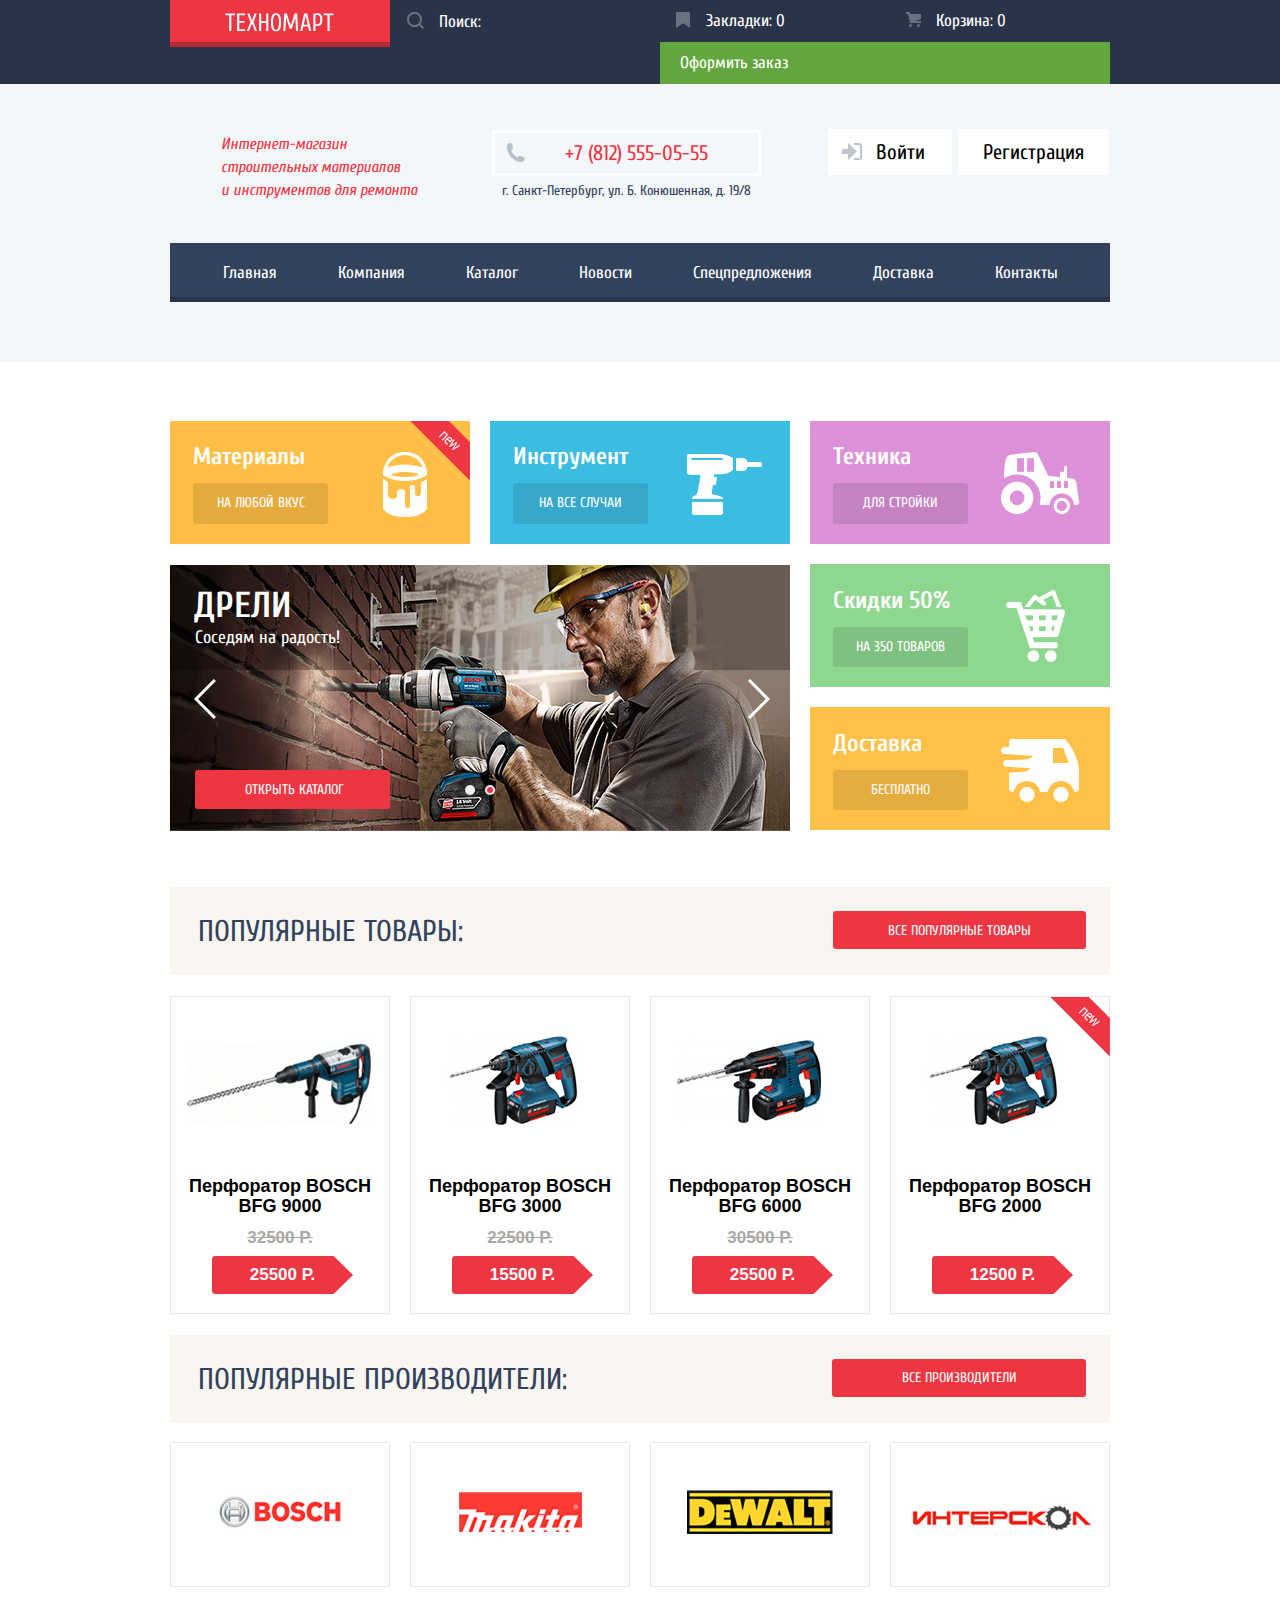
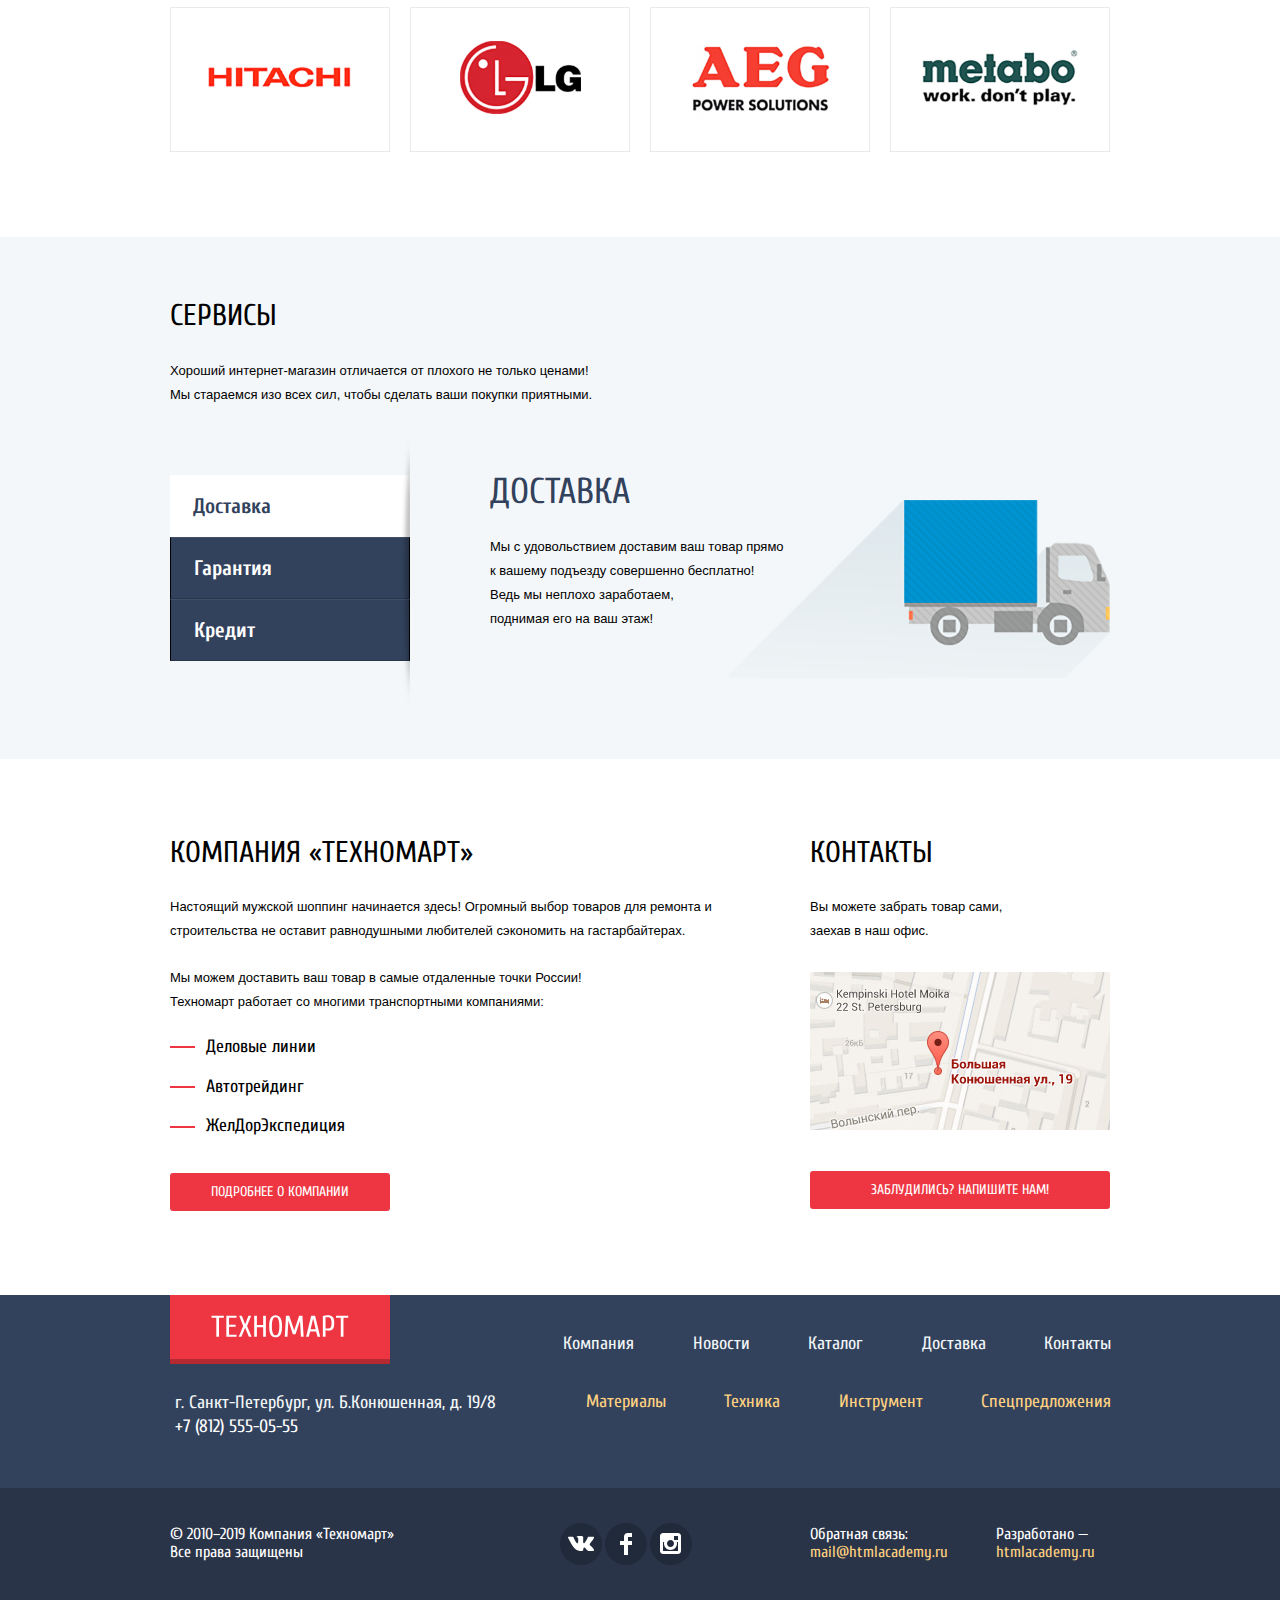
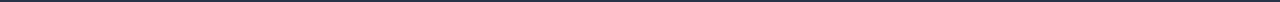
<file: index.html>
<!DOCTYPE html>
<html lang="ru">
  <head>
    <meta charset="utf-8">
    <title>HTML Academy: Техномарт</title>
    <link href="https://fonts.googleapis.com/css?family=Cuprum:400,700|PT+Sans:400,400i,700&display=swap&subset=cyrillic" rel="stylesheet">
    <link href="css/normalize.css" rel="stylesheet">
    <link href="css/style.css" rel="stylesheet">
  </head>
  <body>
      <header class="main-header">
        <section class="user-functions container-box">
          <div class="container-box__inner">
            <ul class="user-functions__list">
              <li>
                <a class="main-header-logo">
                  <img src="img/technomart-logo.svg" width="109" height="19" alt="Логотип Техномарта">
                </a>
                <div class="header-search">
                  <h2 class="visually-hidden">Поиск</h2>
                  <form class="search" action="index.html" method="get">
                    <label class="visually-hidden" for="search">Поиск</label>
                    <input id="search" type="search" name="site-search" placeholder="Поиск:">
                    <button class="search-button" type="submit">
                      <svg version="1.1" xmlns="http://www.w3.org/2000/svg" xmlns:xlink="http://www.w3.org/1999/xlink" x="0px" y="0px" width="17px"
                       height="17px" viewBox="0 0 17 17" enable-background="new 0 0 17 17" xml:space="preserve">
                        <g id="Layer_1">
                        </g>
                        <g id="Layer_2">
                          <path d="M17,15.586l-3.542-3.542C14.421,10.782,15,9.21,15,7.5C15,3.358,11.643,0,7.5,0C3.358,0,0,3.358,0,7.5
                            C0,11.643,3.358,15,7.5,15c1.71,0,3.282-0.579,4.544-1.542L15.586,17L17,15.586z M2,7.5C2,4.467,4.467,2,7.5,2
                            C10.532,2,13,4.467,13,7.5c0,3.032-2.468,5.5-5.5,5.5C4.467,13,2,10.532,2,7.5z"/>
                        </g>
                      </svg>
                    </button>
                  </form>
                </div>
              </li>
              <li>
                <ul class="purchase">
                  <li><a class="purchase-link" href="bookmarks.html">
                    <svg class="purchase-icon" xmlns="http://www.w3.org/2000/svg" width="14" height="16" viewBox="0 0 14 16">
                        <path d="M14 15c0 .55-.368.741-.818.426l-5.363-3.765c-.45-.315-1.187-.315-1.637 0L.818 15.426C.368 15.741 0 15.55 0 15V1c0-.55.45-1 1-1h12c.55 0 1 .45 1 1v14z"/>
                    </svg>Закладки: 0</a></li>
                  <li><a class="purchase-link" href="basket.html"><svg class="purchase-icon" xmlns="http://www.w3.org/2000/svg" width="15" height="15" viewBox="0 0 15 15">
                      <circle cx="4.5" cy="13.5" r="1.5"/>
                      <circle cx="12.5" cy="13.5" r="1.5"/>
                      <path d="M15 2H4.07l-.422-2H0v2h2.031l1.985 9H15V9H9.441L15 6.951z"/>
                  </svg>Корзина: 0</a></li>
                  <li><a class="checkout" href="checkout.html">Оформить заказ</a></li>
                </ul>
              </li>
            </ul>
          </div>
        </section>

        <div class="header-info container-box">
          <div class="container-box__inner">
            <h1>Интернет-магазин<br> строительных материалов<br> и инструментов для ремонта</h1>
            <div class="header-contacts">
              <a href="tel:+78125550555">+7 (812) 555-05-55</a>
              <p>г. Санкт-Петербург, ул. Б. Конюшенная, д. 19/8</p>
            </div>
            <div class="authorization">
              <ul class="authorization-list">
                <li><a class="log-in" href="log-in.html">Войти</a></li>
                <li><a class="sign-up" href="sign-up.html">Регистрация</a></li>
              </ul>
            </div>
          </div>
        </div>
        <nav class="main-navigation container-box">
          <ul class="site-navigation container-box__inner">
            <li><a>Главная</a></li>
            <li><a href="company.html">Компания</a></li>
            <li><a href="catalog.html">Каталог</a></li>
            <li><a href="news.html">Новости</a></li>
            <li><a href="spec-services.html">Спецпредложения</a></li>
            <li><a href="delivery.html">Доставка</a></li>
            <li><a href="contacts.html">Контакты</a></li>
          </ul>
        </nav>
      </header>
       <main class="main-container">
         <section class="categories container-box__inner">
           <ul class="categories-list__first-row container-box__inner">
             <li class="new-item"> <h3 class="cat-list__title">Материалы</h3>
               <a class="cat-button" href="#">На любой вкус</a>
               <img class="categories__icon bucket-icon" src="img/icon-1@2x.png" alt="Материалы" width="44" height="65">
             </li>
             <li> <h3 class="cat-list__title">Инструмент</h3>
               <a class="cat-button" href="#">На все случаи</a>
               <img class="categories__icon drill-icon" src="img/icon-2@2x.png" alt="Инструмент" width="75" height="61">
             </li>
             <li> <h3 class="cat-list__title">Техника</h3>
               <a class="cat-button" href="#">Для стройки</a>
               <img class="categories__icon tracktor-icon" src="img/icon-3@2x.png" alt="Техника" width="78" height="62">
             </li>
            </ul>
            <div class="categories-list__second-row">
              <div class="categories-slider">
                <div class="slider__item slider__item--active">
                  <h3>Дрели</h3>
                  <p>Соседям на радость!</p>
                  <a class="slider-button" href="catalog.html">Открыть каталог</a>
                </div>
                <div class="slider__item second-slider">
                  <h3>Перфораторы</h3>
                  <p>Настоящие мужские игрушки</p>
                  <a class="slider-button" href="catalog.html">Открыть каталог</a>
                </div>
                <div class="slider__navigation">
                  <!-- Стрелка влево -->
                  <button class="slider__navigation-prev" type="button">
                    <img src="img/icon-left.svg" alt="Влево" width="22" height="40">
                  </button>
                  <!-- Стрелка вправо -->
                  <button class="slider__navigation-next" type="button">
                    <img src="img/icon-right.svg" alt="Вправо" width="22" height="40">
                  </button>
                </div>
                <div class="slider__pagination">
                  <!-- Круглые кнопки переключения слайдов -->
                  <button class="slider__pagination-item" type="button"></button>
                  <button class="slider__pagination-item slider__pagination-item--active" type="button"></button>
                </div>
              </div>
              <ul class="categories-list__right-column">
                <li> <h3 class="cat-list__title">Скидки 50%</h3>
                  <a class="cat-button" href="#">На 350 товаров</a>
                  <img class="categories__icon cart-icon" src="img/icon-4@2x.png" alt="Скидки" width="59" height="72">
                </li>
                <li> <h3 class="cat-list__title">Доставка</h3>
                  <a class="cat-button" href="#">Бесплатно</a>
                  <img class="categories__icon van-cart" src="img/icon-5@2x.png" alt="Доставка" width="78" height="63">
                </li>
              </ul>
            </div>
         </section>
         <section class="catalog-goods container-box__inner">
           <div class="catalog-goods__heading">
             <h2>Популярные товары:</h2>
             <a href="#">Все популярные товары</a>
           </div>
           <ul class="catalog-goods__items container-box__inner">
             <li class="catalog-item">
               <a href="catalog-item.html">  <img src="img/bosch-bfg-9000.jpg" width="218" height="170" alt="Перфоратор BOSCH BFG 9000">
               </a>
               <h3 class="item-name"><a href="catalog-item">Перфоратор BOSCH<br> BFG 9000</a></h3>
               <div class="catalog-item-price">
                 <span class="cross-out">32500 Р.</span>
                 <p class="button">25500 Р.</p>
               </div>
               <div class="catalog-item__hover-button">
                 <div class="hover-button__wrapper">
                   <a href="" class="to-buy">Купить</a>
                   <a href="" class="to-bookmarks">В закладки</a>
                 </div>
               </div>
             </li>
             <li class="catalog-item">
               <a href="catalog-item.html">  <img src="img/bosch-bfg-3000.jpg" width="218" height="170" alt="Перфоратор BOSCH BFG 3000">
               </a>
               <h3 class="item-name"><a href="catalog-item">Перфоратор BOSCH<br> BFG 3000</a></h3>
               <div class="catalog-item-price">
                 <span class="cross-out">22500 Р.</span>
                 <p class="button">15500 Р.</p>
               </div>
               <div class="catalog-item__hover-button">
                 <div class="hover-button__wrapper">
                   <a href="" class="to-buy">Купить</a>
                   <a href="" class="to-bookmarks">В закладки</a>
                 </div>
               </div>
             </li>
             <li class="catalog-item">
               <a href="catalog-item.html">  <img src="img/bosch-bfg-6000.jpg" width="218" height="170" alt="Перфоратор BOSCH BFG 6000">
               </a>
               <h3 class="item-name"><a href="catalog-item">Перфоратор BOSCH<br> BFG 6000</a></h3>
               <div class="catalog-item-price">
                 <span class="cross-out">30500 Р.</span>
                 <p class="button">25500 Р.</p>
               </div>
               <div class="catalog-item__hover-button">
                 <div class="hover-button__wrapper">
                   <a href="" class="to-buy">Купить</a>
                   <a href="" class="to-bookmarks">В закладки</a>
                 </div>
               </div>
             </li>
             <li class="catalog-item new-item">
               <a href="catalog-item.html">  <img src="img/bosch-bfg-2000.jpg" width="218" height="170" alt="Перфоратор BOSCH BFG 2000">
               </a>
               <h3 class="item-name"><a href="catalog-item">Перфоратор BOSCH<br> BFG 2000</a></h3>
               <div class="catalog-item-price">
                 <p class="button no-discount__button">12500 Р.</p>
               </div>
               <div class="catalog-item__hover-button">
                 <div class="hover-button__wrapper">
                   <a href="" class="to-buy">Купить</a>
                   <a href="" class="to-bookmarks">В закладки</a>
                 </div>
               </div>
             </li>
           </ul>
         </section>
          <section class="popular-poducers container-box__inner">
            <div class="catalog-goods__heading">
              <h2>Популярные производители:</h2>
              <a class="popular-producers__button" href="#">Все производители</a>
            </div>
            <div class="producers-list__container">
              <ul class="producers-list">
                <li><a href="#" class="producers-link"><img src="img/bosch@3x.jpg" alt="BOSCH" width="126" height="37"></a></li>
                <li><a href="#" class="producers-link"><img src="img/makita@3x.jpg" alt="Makita" width="123" height="40"></a></li>
                <li><a href="#" class="producers-link"><img src="img/de-walt@3x.jpg" alt="De-Walt" width="146" height="44"></a></li>
                <li><a href="#" class="producers-link"><img src="img/interscall@3x.jpg" alt="Интерскол" width="200" height="88"></a></li>
                <li><a href="#" class="producers-link"><img src="img/hitachi@3x.jpg" alt="Hitahi" width="169" height="31"></a></li>
                <li><a href="#" class="producers-link"><img src="img/lg@3x.jpg" alt="LG" width="121" height="73"></a></li>
                <li><a href="#" class="producers-link"><img src="img/aeg@3x.jpg" alt="AEG" width="151" height="96"></a></li>
                <li><a href="#" class="producers-link"><img src="img/metabo@3x.jpg" alt="Metabo" width="204" height="69"></a></li>
              </ul>
            </div>
          </section>
          <section class="services container-box">
            <div class="services-container container-box__inner">
              <div class="services__general-info">
                <h2>Сервисы</h2>
                <p>Хороший интернет-магазин отличается от плохого не только ценами!
                Мы стараемся изо всех сил, чтобы сделать ваши покупки приятными.</p>
              </div>
              <div class="services__slider">
                <div class="services__toggle">
                  <ul class="services__toggle-list">
                    <li><button type="button" class="services__toggle_button active__services-toggle">Доставка</button></li>
                    <li><button type="button" class="services__toggle_button">Гарантия</button></li>
                    <li><button type="button" class="services__toggle_button">Кредит</button></li>
                  </ul>
                </div>
                <div class="services__card services-card--active">
                  <div class="services__card--text">
                    <h3>Доставка</h3>
                    <p>Мы с удовольствием доставим ваш товар прямо<br>
                      к вашему подъезду совершенно бесплатно!<br>
                      Ведь мы неплохо заработаем,<br>
                      поднимая его на ваш этаж!</p>
                  </div>
                </div>
                <div class="services__card garanty-card">
                  <div class="services__card--text">
                    <h3>Гарантия</h3>
                    <p>Если купленный у нас товар поломается или заискрит,
                      а также в случае пожара, спровоцированного его возгоранием, вы всегда можете быть уверены в нашей гарантии. Мы обменяем сгоревший товар на новый.<br>
                      Дом уж восстановите как-нибудь сами.</p>
                  </div>
                </div>
                <div class="services__card credit-card">
                  <div class="services__card--text">
                    <h3>Кредит</h3>
                    <p>Залезть в долговую яму стало проще!<br>
                      Кредитные консультанты придут вам на помощь.</p>
                    <button type="button" name="button">Отправить заявку</button>
                  </div>
                </div>
              </div>
            </div>

          </section>

        <div class="contacts-info container-box__inner">
          <section class="info">
            <h2>КОМПАНИЯ «Техномарт»</h2>
            <p>Настоящий мужской шоппинг начинается здесь! Огромный выбор товаров для ремонта и <br> строительства не оставит равнодушными любителей сэкономить на гастарбайтерах. </p>
            <p>Мы можем доставить ваш товар в самые отдаленные точки России! <br>
            Техномарт работает со многими транспортными компаниями:</p>
              <ul class="companies">
                <li>Деловые линии</li>
                <li>Автотрейдинг</li>
                <li>ЖелДорЭкспедиция</li>
              </ul>
              <a href="company-info.html">Подробнее о компании</a>
          </section>
          <section class="contacts">
            <h2>Контакты</h2>
            <p>Вы можете забрать товар сами, <br> заехав в наш офис. </p>
            <div class="map">
              <a class="map-link" href="https://yandex.ru/maps/-/CBF9nKAJWA">
                <img src="img/map.jpg" width="300" height="158" alt="Карта">
              </a>
            </div>
            <a class="contact-us" href="#">Заблудились? Напишите нам!</a>
          </section>
        </div>
      </main>

      <footer class="main-footer container-box">
        <div class="footer-wrapper container-box__inner">
          <div class="footer-logo_and_contacts">
            <div class="footer-logo">
              <a class="main-footer-logo">
                <img src="img/technomart-logo.svg" width="138" height="23" alt="Логотип Техномарта">
              </a>
            </div>
            <div class="footer-contacts-wrapper">
              <p class="footer-contacts">г. Санкт-Петербург, ул. Б.Конюшенная, д. 19/8 <br>
                <a href="tel:+78125550555">+7 (812) 555-05-55</a>
              </p>
            </div>
          </div>
          <div class="footer-navigation__wrapper">
            <nav class="footer-navigation">
              <div class="footer-nav_and_logo container-box">
                <section class="footer-site-navigation">
                  <h2 class="visually-hidden">Навигация по сайту</h2>
                  <ul class="general-list">
                    <li><a href="company.html">Компания</a></li>
                    <li><a href="news.html">Новости</a></li>
                    <li><a href="catalog.html">Каталог</a></li>
                    <li><a href="delivery.html">Доставка</a></li>
                    <li><a href="contacts.html">Контакты</a></li>
                  </ul>
                  <ul class="additional-list">
                    <li><a href="#">Материалы</a></li>
                    <li><a href="#">Техника</a></li>
                    <li><a href="#">Инструмент</a></li>
                    <li><a href="spec-services.html">Спецпредложения</a></li>
                  </ul>
                </section>
              </div>
            </nav>
          </div>
        </div>
          <div class="additional-info container-box">
            <div class="organised-info container-box__inner">
              <p class="copyright">
                © 2010–2019 Компания «Техномарт»
                Все права защищены
              </p>
              <div class="footer-social">
                <ul class="social-media">
                <li>
                  <a class="social-button" href="#">
                    <svg xmlns="http://www.w3.org/2000/svg" width="26" height="15"><path fill="#FFF" d="M16.138 11.51c.956-.309 2.18 2.04 3.483 2.939.978.681 1.727.534 1.727.534l3.473-.05s1.815-.112.957-1.554c-.071-.12-.503-1.069-2.585-3.022-2.177-2.043-1.882-1.712.739-5.244 1.597-2.153 2.236-3.468 2.036-4.028-.192-.539-1.365-.399-1.365-.399L20.69.713c-.381.001-.704.119-.851.515-.003.004-.621 1.666-1.445 3.079-1.741 2.989-2.436 3.148-2.724 2.961-.661-.433-.494-1.737-.494-2.664 0-2.897.432-4.105-.846-4.417-.427-.104-.739-.172-1.828-.182-1.392-.021-2.574 0-3.244.329-.445.223-.786.712-.579.74.26.035.843.16 1.155.586.401.552.389 1.789.389 1.789s.229 3.411-.54 3.834c-.528.29-1.25-.302-2.803-3.016-.793-1.388-1.392-2.922-1.392-2.922s-.116-.285-.326-.441c-.25-.185-.6-.244-.6-.244L.848.684S.29.7.085.946c-.182.218-.015.668-.015.668s2.909 6.881 6.203 10.347c3.02 3.182 6.452 2.971 6.452 2.971h1.555s.469-.054.709-.312c.224-.24.214-.691.214-.691s-.031-2.109.935-2.419z"/></svg>
                  </a>
                </li>
                <li>
                  <a class="social-button" href="#">
                    <svg xmlns="http://www.w3.org/2000/svg" width="12" height="22"><path fill="#FFF" d="M12 4V0H8a4 4 0 0 0-4 4v4H0v4h4v10h4V12h4V8H8V4h4z"/></svg>
                  </a>
                </li>
                <li>
                  <a class="social-button" href="#">
                    <svg version="1.1" id="Layer_3" xmlns="http://www.w3.org/2000/svg" xmlns:xlink="http://www.w3.org/1999/xlink" x="0px" y="0px"
                	 width="21px" height="21px" viewBox="0 0 21 21" enable-background="new 0 0 21 21" xml:space="preserve">
                      <path fill="#FFFFFF" d="M18,0H3C1.35,0,0,1.35,0,3v15c0,1.65,1.35,3,3,3h15c1.65,0,3-1.35,3-3V3C21,1.35,19.65,0,18,0z M10.5,7
                	c1.93,0,3.5,1.57,3.5,3.5S12.43,14,10.5,14S7,12.43,7,10.5S8.57,7,10.5,7z M18,18H3V9h1.181C4.067,9.482,4,9.983,4,10.5
                	c0,3.59,2.91,6.5,6.5,6.5s6.5-2.91,6.5-6.5c0-0.517-0.066-1.018-0.181-1.5H18V18z M18,7h-4V3h4V7z"/>
                    </svg>
                  </a>
                </li>
                </ul>
              </div>

              <div class="dev-contacts">
                <div class="feedback">
                  <p>Обратная связь:</p>
                  <a href="mail@htmlacademy.ru">mail@htmlacademy.ru</a>
                </div>
                <div class="developed">
                  <p>Разработано —</p>
                  <a target="_blank" href="https://htmlacademy.ru/intensive/htmlcss">htmlacademy.ru</a>
                </div>
              </div>
            </div>
         </div>
      </footer>
      <div class="letter-form__hidden">
        <form class="letter" action="index.html" method="post">
          <h2 class="visually-hidden">Окно отправки письма</h2>
          <div class="form-container-box">
            <div class="name-and-mail">
              <div class="small-form-wrapper">
                <label for="name-field">Ваше имя:</label>
                <input type="text" name="name" id="name-field" placeholder="Имя Фамилия">
              </div>
              <div class="small-form-wrapper">
                <label for="email-field">Ваш e-mail:</label>
                <input type="text" name="e-mail" id="email-field" placeholder="email@example.com">
              </div>
            </div>
            <label class="letter-field-label" for="letter-field">Текст письма:</label>
            <textarea class="letter-field-textarea" name="letter" rows="8" cols="80" id="letter-field" placeholder="В свободной форме"></textarea>
            <button class="close-button" type="button"> <img src="img/form-close.svg" width="21" height="21" alt="Закрыть"> </button>
          </div>
          <div class="submit-button__wrapper">
            <input type="submit" name="send" value="Отправить">
          </div>
        </form>
      </div>
      <div class="modal-map">
        <h2 class="visually-hidden">Как до нас добраться</h2>
        <iframe src="https://www.google.com/maps/embed?pb=!1m18!1m12!1m3!1d1998.6037999040354!2d30.322010416394033!3d59.938716271971415!2m3!1f0!2f0!3f0!3m2!1i1024!2i768!4f13.1!3m3!1m2!1s0x4696310fca5ba729%3A0xea9c53d4493c879f!2sBolshaya+Konyushennaya+ul.%2C+19%2C+Sankt-Peterburg%2C+Russia%2C+191186!5e0!3m2!1sen!2s!4v1441888483426" width="940" height="446" allowfullscreen></iframe>
        <div><img src="img/main-map.jpg" width="940" height="446" alt="Офис компании по адресу ул. Большая Конюшенная 19/8, Санкт-Петербург"></div>
        <button class="close-button close-button__map" type="button"> <img src="img/form-close.svg" width="21" height="21" alt="Закрыть"></button>
      </div>
    <script src="js/script.min.js"></script>
  </body>
</html>
</file>
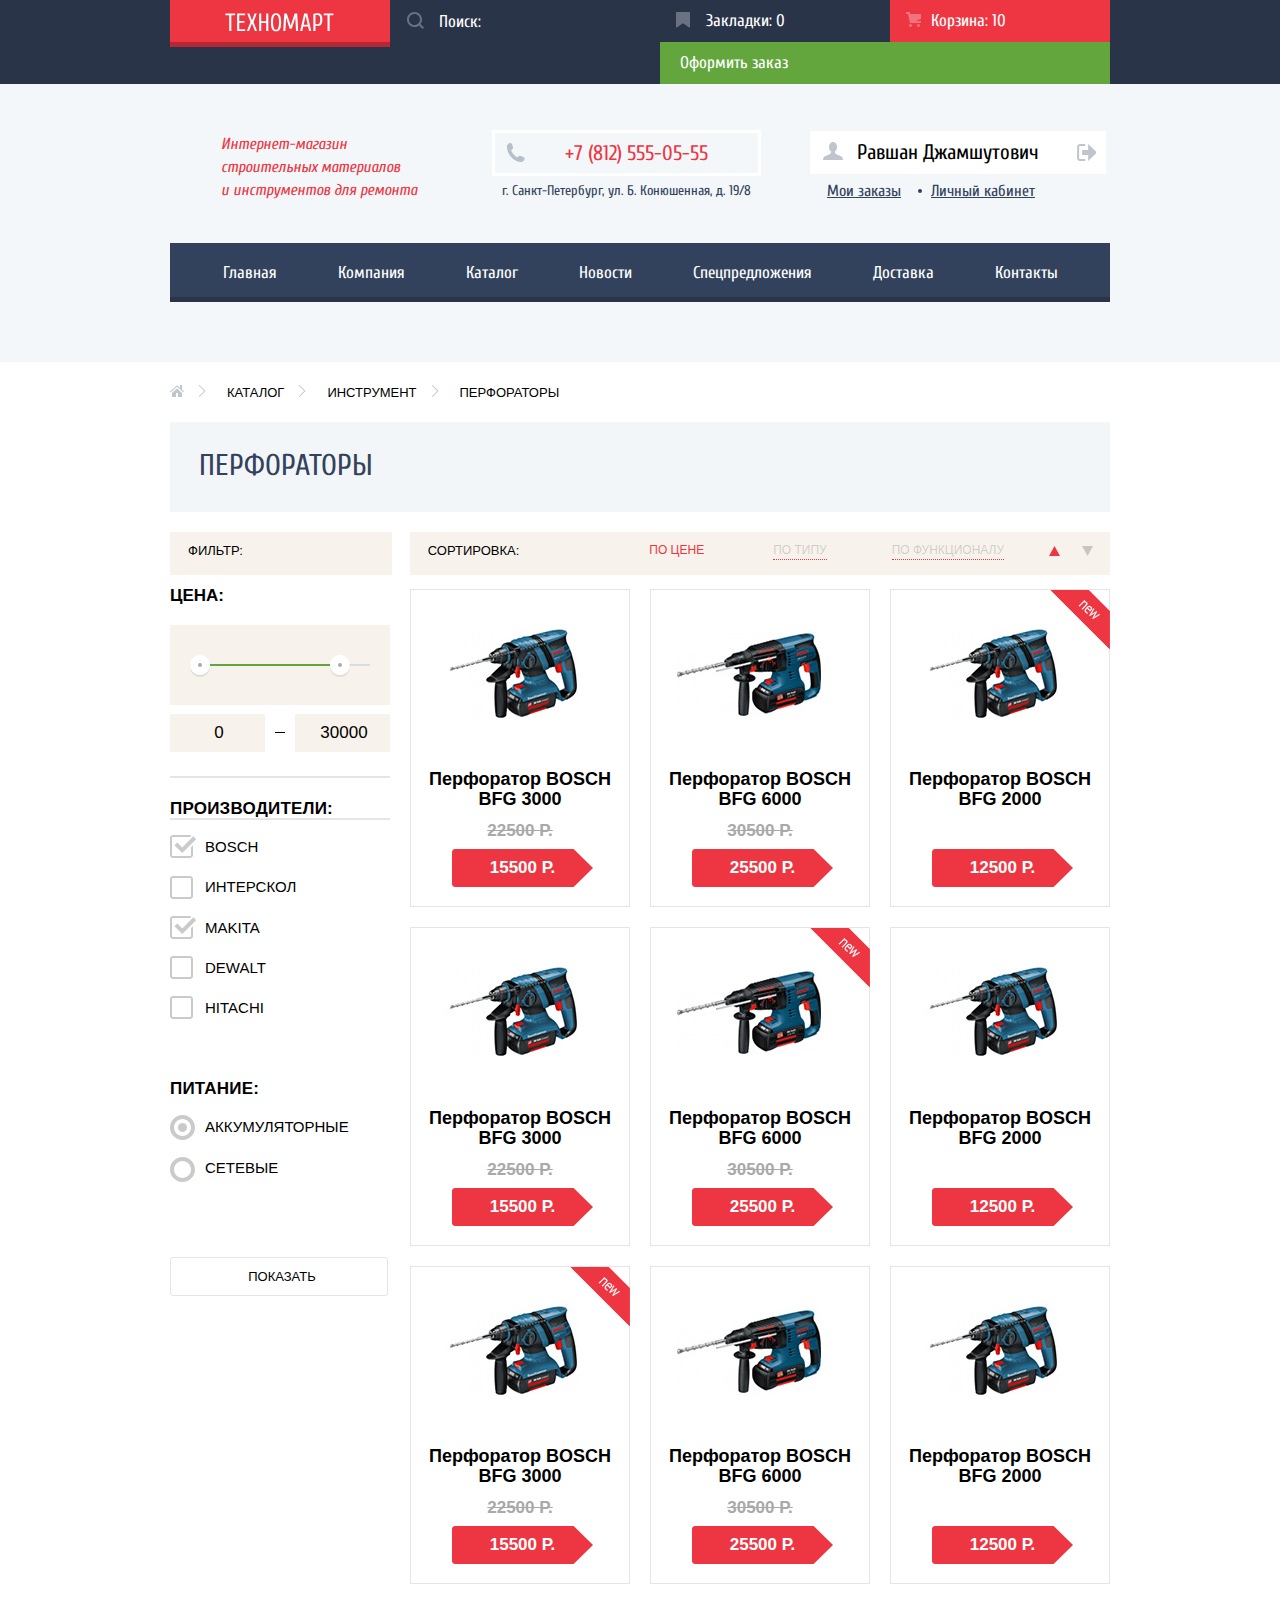
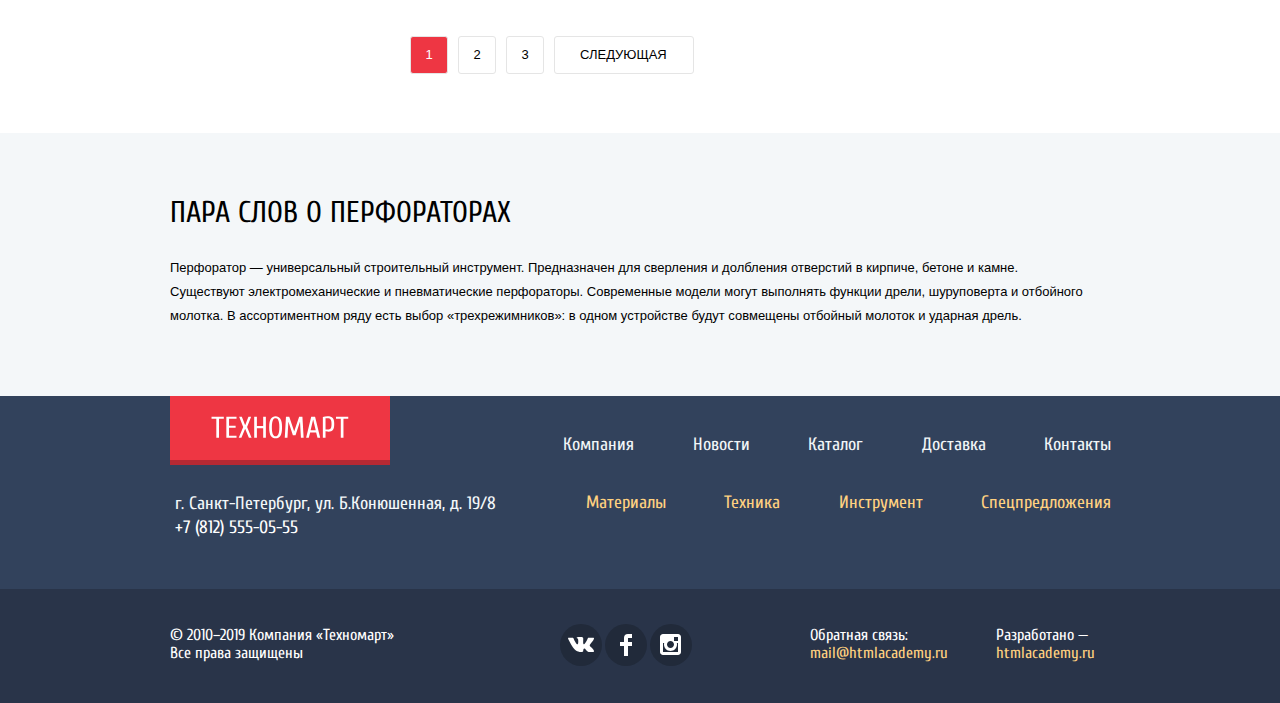
<file: catalog.html>
<!DOCTYPE html>
<html lang="ru">
  <head>
    <meta charset="utf-8">
    <title>HTML Academy: Техномарт</title>
    <link href="https://fonts.googleapis.com/css?family=Cuprum:400,700|PT+Sans:400,400i,700&display=swap&subset=cyrillic" rel="stylesheet">
    <link href="css/normalize.css" rel="stylesheet">
    <link href="css/style.css" rel="stylesheet">
  </head>
  <body class="body-catalog">
    <header class="main-header">
      <section class="user-functions container-box">
        <div class="container-box__inner">
          <ul class="user-functions__list">
            <li>
              <a class="main-header-logo" href="index.html">
                <img src="img/technomart-logo.svg" width="109" height="19" alt="Логотип Техномарта">
              </a>
              <div class="header-search">
                <h2 class="visually-hidden">Поиск</h2>
                <form class="search" action="index.html" method="get">
                  <label class="visually-hidden" for="search">Поиск</label>
                  <input id="search" type="search" name="site-search" placeholder="Поиск:">
                  <button class="search-button" type="submit">
                    <svg version="1.1" xmlns="http://www.w3.org/2000/svg" xmlns:xlink="http://www.w3.org/1999/xlink" x="0px" y="0px" width="17px"
                     height="17px" viewBox="0 0 17 17" enable-background="new 0 0 17 17" xml:space="preserve">
                      <g id="Layer_1">
                      </g>
                      <g id="Layer_2">
                        <path d="M17,15.586l-3.542-3.542C14.421,10.782,15,9.21,15,7.5C15,3.358,11.643,0,7.5,0C3.358,0,0,3.358,0,7.5
                          C0,11.643,3.358,15,7.5,15c1.71,0,3.282-0.579,4.544-1.542L15.586,17L17,15.586z M2,7.5C2,4.467,4.467,2,7.5,2
                          C10.532,2,13,4.467,13,7.5c0,3.032-2.468,5.5-5.5,5.5C4.467,13,2,10.532,2,7.5z"/>
                      </g>
                    </svg>
                  </button>
                </form>
              </div>
            </li>
            <li>
              <ul class="purchase">
                <li><a class="purchase-link" href="bookmarks.html">
                  <svg class="purchase-icon" xmlns="http://www.w3.org/2000/svg" width="14" height="16" viewBox="0 0 14 16">
                      <path d="M14 15c0 .55-.368.741-.818.426l-5.363-3.765c-.45-.315-1.187-.315-1.637 0L.818 15.426C.368 15.741 0 15.55 0 15V1c0-.55.45-1 1-1h12c.55 0 1 .45 1 1v14z"/>
                  </svg>Закладки: 0</a></li>
                <li><a class="purchase-link purchase-link__active" href="basket.html"><svg class="purchase-icon" xmlns="http://www.w3.org/2000/svg" width="15" height="15" viewBox="0 0 15 15">
                    <circle cx="4.5" cy="13.5" r="1.5"/>
                    <circle cx="12.5" cy="13.5" r="1.5"/>
                    <path d="M15 2H4.07l-.422-2H0v2h2.031l1.985 9H15V9H9.441L15 6.951z"/>
                </svg>Корзина: 10</a></li>
                <li><a class="checkout" href="checkout.html">Оформить заказ</a></li>
              </ul>
            </li>
          </ul>
        </div>
      </section>

      <div class="header-info container-box">
        <div class="container-box__inner">
          <h1>Интернет-магазин<br> строительных материалов<br> и инструментов для ремонта</h1>
          <div class="header-contacts">
            <a href="tel:+78125550555">+7 (812) 555-05-55</a>
            <p>г. Санкт-Петербург, ул. Б. Конюшенная, д. 19/8</p>
          </div>
          <div class="user-profile">
            <p class="user-name">
              <a class="user-name__log-in" href="#">Равшан Джамшутович</a>
              <a class="user-name__log-out" href="#">
                <span class="visually-hidden">Выход</span>
              </a>
            </p>
            <ul class="menu-elements">
              <li><a href="">Мои заказы</a></li>
              <li><a href="">Личный кабинет</a></li>
            </ul>
          </div>
        </div>
      </div>
      <nav class="main-navigation catalog-navigation container-box">
        <ul class="site-navigation container-box__inner">
          <li><a href="index.html">Главная</a></li>
          <li><a href="company.html">Компания</a></li>
          <li><a>Каталог</a></li>
          <li><a href="news.html">Новости</a></li>
          <li><a href="spec-services.html">Спецпредложения</a></li>
          <li><a href="delivery.html">Доставка</a></li>
          <li><a href="contacts.html">Контакты</a></li>
        </ul>
      </nav>
    </header>

    <main class="main-container">
      <div class="container-box__inner">
        <ul class="breadcrumbs">
          <li><a class="breadcrumbs__home" href="main.html"><img src="img/icon-home.png" alt="Домой"></a></li>
          <li><a href="catalog.html">Каталог</a></li>
          <li><a href="tool.html">Инструмент</a></li>
          <li class="breadcrumbs-current">Перфораторы</li>
        </ul>
        <h1>Перфораторы</h1>
      </div>
      <div class="filters__and__sorting container-box__inner">
        <div class="filters-title__container">
          <p class="filters-title">фильтр:</p>
        </div>
        <div class="sorting">
          <div class="sorting-title__wrapper">
            <p class="sorting-title">сортировка:</p>
          </div>
          <div class="sorting-types-and-buttons__wrapper">
            <div class="sorting-types__wrapper">
              <ul class="sorting-types">
                <li><button type="button" class="sorting-types__active-button">по цене</button></li>
                <li><button type="button">по типу</button></li>
                <li><button type="button">по функционалу</button></li>
              </ul>
            </div>
            <div class="sorting-buttons">
              <button class="sorting-button__active">
                <svg xmlns="http://www.w3.org/2000/svg" width="11" height="10" viewBox="0 0 11 10">
                    <path d="M5.5 0L0 10h11z"/>
                </svg>
              </button>
              <button>
                <svg xmlns="http://www.w3.org/2000/svg" width="11" height="10" viewBox="0 0 11 10">
                  <path d="M5.5 10L0 0h11"/>
                </svg>
              </button>
            </div>
          </div>
        </div>
      </div>
      <div class="filter__and__catalog container-box__inner">
        <div class="filters__wrapper">
          <section class="filters">
            <h2 class="visually-hidden">Фильтр товаров</h2>
            <div class="price-filter">
              <h3 class="price-filter__title">Цена:</h3>
              <div class="range-buttons__wrapper">
                <button class="range-start"></button>
                <button class="range-end"></button>
                <div class="range-scale"></div>
              </div>
              <div class="number-range">
                <input type="number" value="0">
                <span></span>
                <input type="number" value="30000">
              </div>
            </div>
            <form action="https://echo.catalog.html" method="get">
              <fieldset class="checkboxes">
                <legend>Производители:</legend>
                <ul class="checkboxes-list">
                  <li>
                    <input class="checkbox-input" type="checkbox" name="BOSCH" id="bosch-field" checked>
                    <label class="checkbox-label" for="bosch-field">BOSCH</label>
                  </li>
                  <li>
                    <input class="checkbox-input" type="checkbox" name="interscall" id="interscall-field">
                    <label class="checkbox-label" for="interscall-field"> ИНТЕРСКОЛ </label>
                  </li>
                  <li>
                    <input class="checkbox-input" type="checkbox" name="makita" id="makita-field" checked>
                    <label class="checkbox-label" for="makita-field">MAKITA</label>
                  </li>
                  <li>
                    <input class="checkbox-input" type="checkbox" name="dewalt" id="dewalt-field">
                    <label class="checkbox-label" for="dewalt-field">DEWALT</label>
                  </li>
                  <li>
                    <input class="checkbox-input" type="checkbox" name="hitachi" id="hitachi-field">
                    <label class="checkbox-label" for="hitachi-field">HITACHI</label>
                </li>
                </ul>
              </fieldset>
              <fieldset class="radiobuttons">
                <legend>Питание:</legend>
                <ul class="radiobuttons-list">
                  <li>
                    <input class="radiobuttons-input" id="energizer-field" type="radio" name="type" value="a" checked>
                    <label class="radiobuttons-label" for="energizer-field">Аккумуляторные</label>
                  </li>
                  <li>
                    <input class="radiobuttons-input" id="surge-field" type="radio" name="type" value="b">
                    <label class="radiobuttons-label" for="surge-field"> Сетевые</label>
                  </li>
                </ul>
                <input class="show-button" type="submit" name="show" value="Показать">
              </fieldset>
            </form>
          </section>
        </div>

        <div class="catalog-goods__wrapper">
          <section class="catalog-goods container-box__inner">
            <h2 class="visually-hidden">Список товаров</h2>
            <ul class="catalog-goods__items catalog-version__items">
              <li class="catalog-item">
                <a href="catalog-item.html">  <img src="img/bosch-bfg-3000.jpg" width="218" height="170" alt="Перфоратор BOSCH BFG 3000">
                </a>
                <h3 class="item-name"><a href="catalog-item">Перфоратор BOSCH<br> BFG 3000</a></h3>
                <div class="catalog-item-price">
                  <span class="cross-out">22500 Р.</span>
                  <p class="button">15500 Р.</p>
                </div>
                <div class="catalog-item__hover-button">
                  <div class="hover-button__wrapper">
                    <a href="" class="to-buy">Купить</a>
                    <a href="" class="to-bookmarks">В закладки</a>
                  </div>
                </div>
              </li>
              <li class="catalog-item">
                <a href="catalog-item.html">  <img src="img/bosch-bfg-6000.jpg" width="218" height="170" alt="Перфоратор BOSCH BFG 6000">
                </a>
                <h3 class="item-name"><a href="catalog-item">Перфоратор BOSCH<br> BFG 6000</a></h3>
                <div class="catalog-item-price">
                  <span class="cross-out">30500 Р.</span>
                  <p class="button">25500 Р.</p>
                </div>
                <div class="catalog-item__hover-button">
                  <div class="hover-button__wrapper">
                    <a href="" class="to-buy">Купить</a>
                    <a href="" class="to-bookmarks">В закладки</a>
                  </div>
                </div>
              </li>
              <li class="catalog-item new-item">
                <a href="catalog-item.html">  <img src="img/bosch-bfg-2000.jpg" width="218" height="170" alt="Перфоратор BOSCH BFG 2000">
                </a>
                <h3 class="item-name"><a href="catalog-item">Перфоратор BOSCH<br> BFG 2000</a></h3>
                <div class="catalog-item-price">
                  <p class="button no-discount__button">12500 Р.</p>
                </div>
                <div class="catalog-item__hover-button">
                  <div class="hover-button__wrapper">
                    <a href="" class="to-buy">Купить</a>
                    <a href="" class="to-bookmarks">В закладки</a>
                  </div>
                </div>
              </li>
              <li class="catalog-item">
                <a href="catalog-item.html">  <img src="img/bosch-bfg-3000.jpg" width="218" height="170" alt="Перфоратор BOSCH BFG 3000">
                </a>
                <h3 class="item-name"><a href="catalog-item">Перфоратор BOSCH<br> BFG 3000</a></h3>
                <div class="catalog-item-price">
                  <span class="cross-out">22500 Р.</span>
                  <p class="button">15500 Р.</p>
                </div>
                <div class="catalog-item__hover-button">
                  <div class="hover-button__wrapper">
                    <a href="" class="to-buy">Купить</a>
                    <a href="" class="to-bookmarks">В закладки</a>
                  </div>
                </div>
              </li>
              <li class="catalog-item new-item">
                <a href="catalog-item.html">  <img src="img/bosch-bfg-6000.jpg" width="218" height="170" alt="Перфоратор BOSCH BFG 6000">
                </a>
                <h3 class="item-name"><a href="catalog-item">Перфоратор BOSCH<br> BFG 6000</a></h3>
                <div class="catalog-item-price">
                  <span class="cross-out">30500 Р.</span>
                  <p class="button">25500 Р.</p>
                </div>
                <div class="catalog-item__hover-button">
                  <div class="hover-button__wrapper">
                    <a href="" class="to-buy">Купить</a>
                    <a href="" class="to-bookmarks">В закладки</a>
                  </div>
                </div>
              </li>
              <li class="catalog-item">
                <a href="catalog-item.html">  <img src="img/bosch-bfg-2000.jpg" width="218" height="170" alt="Перфоратор BOSCH BFG 2000">
                </a>
                <h3 class="item-name"><a href="catalog-item">Перфоратор BOSCH<br> BFG 2000</a></h3>
                <div class="catalog-item-price">
                  <p class="button no-discount__button">12500 Р.</p>
                </div>
                <div class="catalog-item__hover-button">
                  <div class="hover-button__wrapper">
                    <a href="" class="to-buy">Купить</a>
                    <a href="" class="to-bookmarks">В закладки</a>
                  </div>
                </div>
              </li>
              <li class="catalog-item new-item">
                <a href="catalog-item.html">  <img src="img/bosch-bfg-3000.jpg" width="218" height="170" alt="Перфоратор BOSCH BFG 3000">
                </a>
                <h3 class="item-name"><a href="catalog-item">Перфоратор BOSCH<br> BFG 3000</a></h3>
                <div class="catalog-item-price">
                  <span class="cross-out">22500 Р.</span>
                  <p class="button">15500 Р.</p>
                </div>
                <div class="catalog-item__hover-button">
                  <div class="hover-button__wrapper">
                    <a href="" class="to-buy">Купить</a>
                    <a href="" class="to-bookmarks">В закладки</a>
                  </div>
                </div>
              </li>
              <li class="catalog-item">
                <a href="catalog-item.html">  <img src="img/bosch-bfg-6000.jpg" width="218" height="170" alt="Перфоратор BOSCH BFG 6000">
                </a>
                <h3 class="item-name"><a href="catalog-item">Перфоратор BOSCH<br> BFG 6000</a></h3>
                <div class="catalog-item-price">
                  <span class="cross-out">30500 Р.</span>
                  <p class="button">25500 Р.</p>
                </div>
                <div class="catalog-item__hover-button">
                  <div class="hover-button__wrapper">
                    <a class="to-buy">Купить</a>
                    <a class="to-bookmarks">В закладки</a>
                  </div>
                </div>
              </li>
              <li class="catalog-item">
                <a href="catalog-item.html">  <img src="img/bosch-bfg-2000.jpg" width="218" height="170" alt="Перфоратор BOSCH BFG 2000">
                </a>
                <h3 class="item-name"><a href="catalog-item">Перфоратор BOSCH<br> BFG 2000</a></h3>
                <div class="catalog-item-price">
                  <p class="button no-discount__button">12500 Р.</p>
                </div>
                <div class="catalog-item__hover-button">
                  <div class="hover-button__wrapper">
                    <a href="" class="to-buy">Купить</a>
                    <a href="" class="to-bookmarks">В закладки</a>
                  </div>
                </div>
              </li>
            </ul>
            <div class="catalog__pages-buttons">
              <ul class="pages-buttons__list">
                <li><a href="" class="pages-buttons__active">1</a></li>
                <li><a href="">2</a></li>
                <li><a href="">3</a></li>
              </ul>
              <a class="pages-buttons__next">Следующая</a>
            </div>
          </section>
        </div>
      </div>

      <section class="some-words container-box">
        <div class="container-box__inner">
          <h2 class="some-words__title">ПАРА СЛОВ О ПЕРФОРАТОРАХ</h2>
          <p class="some-words__text">Перфоратор — универсальный строительный инструмент. Предназначен для сверления и долбления отверстий в кирпиче, бетоне и камне.<br>
          Существуют электромеханические и пневматические перфораторы. Современные модели могут выполнять функции дрели, шуруповерта и отбойного молотка. В ассортиментном ряду есть выбор «трехрежимников»: в одном устройстве будут совмещены отбойный молоток и ударная дрель.</p>
        </div>
      </section>
    </main>
    <footer class="main-footer container-box">
      <div class="footer-wrapper container-box__inner">
        <div class="footer-logo_and_contacts">
          <div class="footer-logo">
            <a class="main-footer-logo" href="index.html">
              <img src="img/technomart-logo.svg" width="138" height="23" alt="Логотип Техномарта">
            </a>
          </div>
          <div class="footer-contacts-wrapper">
            <p class="footer-contacts">г. Санкт-Петербург, ул. Б.Конюшенная, д. 19/8 <br>
              <a href="tel:+78125550555">+7 (812) 555-05-55</a>
            </p>
          </div>
        </div>
        <div class="footer-navigation__wrapper">
          <nav class="footer-navigation">
            <div class="footer-nav_and_logo container-box">
              <section class="footer-site-navigation">
                <h2 class="visually-hidden">Навигация по сайту</h2>
                <ul class="general-list">
                  <li><a href="company.html">Компания</a></li>
                  <li><a href="news.html">Новости</a></li>
                  <li><a href="catalog.html">Каталог</a></li>
                  <li><a href="delivery.html">Доставка</a></li>
                  <li><a href="contacts.html">Контакты</a></li>
                </ul>
                <ul class="additional-list">
                  <li><a href="#">Материалы</a></li>
                  <li><a href="#">Техника</a></li>
                  <li><a href="#">Инструмент</a></li>
                  <li><a href="spec-services.html">Спецпредложения</a></li>
                </ul>
              </section>
            </div>
          </nav>
        </div>
      </div>
        <div class="additional-info container-box">
          <div class="organised-info container-box__inner">
            <p class="copyright">
              © 2010–2019 Компания «Техномарт»
              Все права защищены
            </p>
            <div class="footer-social">
              <ul class="social-media">
              <li>
                <a class="social-button" href="#">
                  <svg xmlns="http://www.w3.org/2000/svg" width="26" height="15"><path fill="#FFF" d="M16.138 11.51c.956-.309 2.18 2.04 3.483 2.939.978.681 1.727.534 1.727.534l3.473-.05s1.815-.112.957-1.554c-.071-.12-.503-1.069-2.585-3.022-2.177-2.043-1.882-1.712.739-5.244 1.597-2.153 2.236-3.468 2.036-4.028-.192-.539-1.365-.399-1.365-.399L20.69.713c-.381.001-.704.119-.851.515-.003.004-.621 1.666-1.445 3.079-1.741 2.989-2.436 3.148-2.724 2.961-.661-.433-.494-1.737-.494-2.664 0-2.897.432-4.105-.846-4.417-.427-.104-.739-.172-1.828-.182-1.392-.021-2.574 0-3.244.329-.445.223-.786.712-.579.74.26.035.843.16 1.155.586.401.552.389 1.789.389 1.789s.229 3.411-.54 3.834c-.528.29-1.25-.302-2.803-3.016-.793-1.388-1.392-2.922-1.392-2.922s-.116-.285-.326-.441c-.25-.185-.6-.244-.6-.244L.848.684S.29.7.085.946c-.182.218-.015.668-.015.668s2.909 6.881 6.203 10.347c3.02 3.182 6.452 2.971 6.452 2.971h1.555s.469-.054.709-.312c.224-.24.214-.691.214-.691s-.031-2.109.935-2.419z"/></svg>
                </a>
              </li>
              <li>
                <a class="social-button" href="#">
                  <svg xmlns="http://www.w3.org/2000/svg" width="12" height="22"><path fill="#FFF" d="M12 4V0H8a4 4 0 0 0-4 4v4H0v4h4v10h4V12h4V8H8V4h4z"/></svg>
                </a>
              </li>
              <li>
                <a class="social-button" href="#">
                  <svg version="1.1" id="Layer_3" xmlns="http://www.w3.org/2000/svg" xmlns:xlink="http://www.w3.org/1999/xlink" x="0px" y="0px"
                 width="21px" height="21px" viewBox="0 0 21 21" enable-background="new 0 0 21 21" xml:space="preserve">
                    <path fill="#FFFFFF" d="M18,0H3C1.35,0,0,1.35,0,3v15c0,1.65,1.35,3,3,3h15c1.65,0,3-1.35,3-3V3C21,1.35,19.65,0,18,0z M10.5,7
                c1.93,0,3.5,1.57,3.5,3.5S12.43,14,10.5,14S7,12.43,7,10.5S8.57,7,10.5,7z M18,18H3V9h1.181C4.067,9.482,4,9.983,4,10.5
                c0,3.59,2.91,6.5,6.5,6.5s6.5-2.91,6.5-6.5c0-0.517-0.066-1.018-0.181-1.5H18V18z M18,7h-4V3h4V7z"/>
                  </svg>
                </a>
              </li>
              </ul>
            </div>

            <div class="dev-contacts">
              <div class="feedback">
                <p>Обратная связь:</p>
                <a href="mail@htmlacademy.ru">mail@htmlacademy.ru</a>
              </div>
              <div class="developed">
                <p>Разработано —</p>
                <a target="_blank" href="https://htmlacademy.ru/intensive/htmlcss">htmlacademy.ru</a>
              </div>
            </div>
          </div>
       </div>
    </footer>
    <div class="added-to-basket__hidden">
      <div class="added-to-basket">
        <button class="close-button" type="button"> <img src="img/form-close.svg" width="21" height="21" alt="Закрыть"> </button>
        <h2 class="visually-hidden">Уведомление о добавлении товара в корзину</h2>
        <p>Товар добавлен в корзину!</p>
        <div class="further-actions__wrapper">
          <ul class="further-actions">
            <li><a class="further-actions__active-button" href="#">Офромить заказ</a></li>
            <li><a href="catalog.html">Продолжить покупки</a></li>
          </ul>
        </div>
      </div>
    </div>
    <script src="js/script-catalog.js"></script>
  </body>
</html>
</file>
<file: css/style.css>
body {
  font-family: 'Cuprum', Arial, sans-serif;
  font-size: 17px;
  font-weight: 400;
  margin: 0;
  padding: 0;
  color: #fff;
}

a {
  text-decoration: none;
}

.page-container {
  display: flex;
  width: 1200px;
  margin: 0 auto;
  flex-direction: column;
}

.main-header {
  background-color: #f4f7f9;
}

.user-functions {
  font-size: 17px;
  line-height: 14px;
  color: #fff;
  background-color: #293449;
}

html {
  box-sizing: border-box;
}

*, *:before, *:after {
  box-sizing: inherit;
}

.container-box {
  width: 100%;
}

.container-box__inner {
  width: 940px;
  margin: 0px auto;
}

.user-functions .container-box__inner {
  display: flex;
  align-items: center;
  padding-left: 220px;
  position: relative;
}

.header-info .container-box__inner {
  display: flex;
}

.user-functions__list {
  display: flex;
  justify-content: space-between;
  list-style: none;
  width: 100%;
  margin-bottom: 0;
  margin-top: 0;
  padding-left: 0;
}

.purchase {
  display: flex;
  flex-wrap: wrap;
  justify-content: space-between;
  list-style: none;
  padding-left: 0;
}

.purchase li{
  flex-grow: 1;
}

.purchase a {
  display: flex;
  color: #fff;
  padding-top: 14px;
  padding-bottom: 14px;
}

.purchase a:hover {
  background-color: #212a3a;
}

.purchase a:active {
  color: rgba(255, 255, 255, .6);
  background-color: #161d29;
}

.purchase-link {
  position: relative;
  padding-right: 30px;
  padding-left: 46px;
}

.purchase-link:hover svg {
  opacity: 1;
}

.purchase-link:active svg {
  opacity: 0.5;
}

.purchase-link__active {
  background-color: #ee3643;
  padding-left: 41px;
}

a.purchase-link__active:hover {
  background-color: #ca2c37;
}

a.purchase-link__active:active {
  background-color: #ba2732;
}

.purchase-icon {
  fill: #fff;
  position: absolute;
  top: 12px;
  left: 16px;
  opacity: 0.3;
}

.main-header-logo {
  display: inline-block;
  vertical-align: middle;
  padding: 13px 56px 13px 55px;
  user-select: none;
  background-color: #ee3643;
  box-shadow: inset 0 -5px 0 0 rgba(0, 0, 0, .24);
  position: absolute;
  left: 0;
  top: 0;
}

.main-header-logo:hover {
  background-color: #ca2c37;
}

.main-header-logo:active {
  background-color: #ba2732;
}


.search {
  position: relative;
}

.search input[type='search'] {
  border: none;
  background-color: #293449;
  width: 270px;
  height: 42px;
  padding-left: 49px;
}

.search input::-webkit-input-placeholder {
  font-family: Cuprum, sans-serif;
  font-size: 17px;
  text-align: left;
  color: #fff;
}

.search input::-moz-placeholder {
  font-family: Cuprum, sans-serif;
  font-size: 17px;
  text-align: left;
  color: #fff;
}

.search input:-moz-placeholder {
  font-family: Cuprum, sans-serif;
  font-size: 17px;
  text-align: left;
  color: #fff;
}

.search input:-ms-input-placeholder {
  font-family: Cuprum, sans-serif;
  font-size: 17px;
  text-align: left;
  color: #fff;
}

.search input:hover {
  background-color: #212a3a;
}

.search input:hover + .search-button svg {
  opacity: 1;
}

.search input:focus {
  font-family: Cuprum, sans-serif;
  font-size: 17px;
  color: black;
  background-color: #fff;
}

.search input:focus + .search-button svg {
  fill: #ee3643;
  opacity: 1;
  z-index: 10;
}

.search-button {
 position: absolute;
 top: 11px;
 left: 11px;
 border: none;
 width: 17px;
 height: 17px;
 background-image:none;
 background-color:transparent;
 box-shadow: none;
 cursor: pointer;
}

.search-button svg {
  fill: #fff;
  opacity: 0.3;
}

a.full {
  user-select: none;
  background-color: #ee3643;
}

a.full:hover {
  background-color: #ca2c37;
}

a.full:active {
  color: #f1f5f7;
  background-color: #ba2732;
}

a.checkout {
  user-select: none;
  padding: 14px 22px 14px 20px;
  background-color: #63a63e;
}

a.checkout:hover {
  background-color: #5fbb2d;
}

a.checkout:active {
  color: #f1f5f7;
  background-color: #518534;
}

.header-info {
  display: flex;
}

.header-info h1 {
  display: flex;
  flex-direction: column;
  flex-wrap: wrap;
  font-family: Cuprum, sans-serif;
  font-size: 16px;
  font-weight: 400;
  font-style: italic;
  line-height: 23px;
  text-align: left;
  letter-spacing: normal;
  padding: 38px 75px 22px 51px;
  color: #ee3643;
}

.header-contacts {
 padding-top: 57px;
 flex-shrink: 0;
}

.header-contacts a {
  position: relative;
  font-family: Cuprum, sans-serif;
  font-size: 21px;
  padding: 8px 50px 8px 70px;
  color: #ee3643;
  border: solid 3px #fff;
}

.header-contacts a::before {
  content: '';
  background-image: url(../img/icon-phone.png);
  height: 19px;
  width: 19px;
  position: absolute;
  left: 11px;
  top: 10px;
}

.header-contacts p {
  font-family: Cuprum, sans-serif;
  font-size: 14px;
  line-height: 24px;
  text-align: center;
  color: #32425c;
}

.authorization {
  display: flex;
}

.authorization-list {
  display: flex;
  justify-content: space-between;
  margin: 0;
  margin-top: 58px;
  margin-left: 67px;
  padding: 0;
  list-style: none;
  width: 281px;
}

.authorization a {
  font-size: 21px;
  line-height: 21px;
  user-select: none;
  color: #000;
  background-color: #fff;
}

.log-in {
  padding: 11px 27px 11px 48px;
  position: relative;
}

.log-in::before {
  content: '';
  width: 20px;
  height: 17px;
  background-image: url(../img/icon-login.png);
  opacity: 0.3;
  position: absolute;
  left: 14px;
  top: 14px;
}

.log-in:hover::before {
 opacity: 1;
}

.sign-up {
  padding: 11px 25px 11px 25px;
}

.authorization a:hover {
  color: #ee3643;
}

.authorization a:active {
  color: rgba(0, 0, 0, .3);
}

/*Равшан джамшутович*/

.user-profile {
  display: flex;
  flex-direction: column;
  margin-top: 30px;
  margin-left: 49px;
}

.user-profile p {
  display: flex;
  padding: 11px 67px 11px 0px;
  margin-bottom: 7px;
  flex-wrap: wrap;
  text-align: left;
  background-color: #fff;
  position: relative;
}

.user-name a {
  font-size: 21px;
  line-height: 21px;
  padding-left: 47px;
  color: #000;
  position: relative;
}

.user-name a:active,
.menu-elements a:active {
  opacity: 0.3;
}

.user-name__log-in::before {
  content: '';
  background-image: url(../img/icon-user.svg);
  width: 20px;
  height: 18px;
  position: absolute;
  left: 13px;
}

a.user-name__log-out{
  width: 20px;
  height: 20px;
  position: absolute;
  right: 0;
  top: 0;
  padding: 0;
}

.user-name__log-out::after {
  content: '';
  background-image: url(../img/icon-logout.svg);
  width: 20px;
  height: 17px;
  display: block;
  position: absolute;
  top: 13px;
  right: 10px;
}

.user-name a::before,
.user-name a::after {
  opacity: 0.3;
}

.user-name a:hover::before,
.user-name a:hover::after {
  opacity: 1;
}

.user-name a:active::before,
.user-name a:active::after {
  opacity: 0.3;
}

.menu-elements {
  display: flex;
  justify-content: space-between;
  list-style: none;
  margin: 0;
  padding: 0;
}

.menu-elements li:first-child {
  margin-left: 17px;
  position: relative;
}

.menu-elements li:last-child {
  margin-right: 71px;
}

.menu-elements a {
  font-size: 16px;
  text-decoration: underline;
  color: #32425c;
}

.menu-elements a:not(:active):hover {
  color: #ee3643;
}

.menu-elements li:first-child::after {
  content: '';
  position: absolute;
  left: 91px;
  margin-top: 8px;
  width: 4px;
  height: 4px;
  border-radius: 50px;
  background-color: #32425c;
}

/*Навигация*/

.main-navigation {
  padding-bottom: 60px;
  margin-bottom: 59px;
}

.site-navigation {
  display: flex;
  flex-wrap: wrap;
  margin-top: 9px;
  background-color: #32425c;
  box-shadow: inset 0 -5px 0 0 #293449;
  padding: 0 22px;
}

.site-navigation li {
  font-family: Cuprum, sans-serif;
  list-style: none;
  padding: 21px 10px;
  display: flex;
  justify-content: center;
  display: flex;
  flex-grow: 1;
}

.site-navigation a {
  font-size: 17px;
  line-height: 17px;
  text-align: left;
  color: #fff;
}

.site-navigation li:hover {
  background-color: #293449;
}

.site-navigation li:active,
.site-navigation a:active {
  color: rgba(255, 255, 255, 0.5);
  background-color: #1d2739;
}

.main-container {
  background-color: #fff;
  display: flex;
  flex-direction: column;
}

.main-container h1 {
  font-size: 30px;
  font-weight: 400;
  width: 100%;
  padding: 27px 0 28px 29px;
  text-transform: uppercase;
  color: #32425c;
  background-color: #f2f6f8;
}

.main-container h2 {
  font-size: 30px;
  text-align: left;
  text-transform: uppercase;
  font-weight: 400;
  color: #000;
}

.main-container p {
  font-family: PTSans, sans-serif;
  font-size: 13px;
  line-height: 24px;
  margin-top: 0;
  margin-bottom: 23px;
  text-align: left;
  color: #000;
}

.contacts-info {
  display: flex;
  justify-content: space-between;
  margin-top: 52px;
}


.info {
  display: flex;
  flex-direction: column;
}

.info:nth-child(3) {
  margin-bottom: 0;
}

.contacts {
  display: flex;
  flex-direction: column;
  width: 300px;
}

/*Слайды категорий*/

.categories {
  display: flex;
  flex-wrap: wrap;
  margin-bottom: 67px;
}

.categories-list__first-row {
  display: flex;
  justify-content: space-between;
  padding-left:0px;
  width: 100%;
}

.categories-list__first-row li {
  display: flex;
  flex-direction: column;
  position: relative;
  width: 300px;
  color: #FFF;
  padding: 21px 23px 20px 23px;
  margin-top: 0;
}

.cat-list__title {
  font-size: 24px;
  line-height: 30px;
  text-align: left;
  margin: 0;
  padding-right: 79px;
}

.categories__icon {
  position: absolute;
}

.bucket-icon {
  left: 213px;
  top: 31px;
}

.drill-icon {
  left: 197px;
  top: 33px;
}

.tracktor-icon{
left: 191px;
top: 31px;
}

.cart-icon {
  left: 196px;
  top: 26px;
}

.van-cart {
 left: 191px;
 top: 32px;
}

.cat-button {
  text-transform: uppercase;
  font-size: 14px;
  color: #FFF;
  text-align: center;
  background-color: rgba(0,0,0,0.1);
  padding-top: 12px;
  padding-bottom: 12px;
  border-radius: 3px;
  width: 135px;
  margin-top: 11px;
}

.cat-button:hover {
  background-color: rgba(0,0,0,0.2)
}

.cat-button:active {
  background-color: rgba(0,0,0,0.3)
}

.categories-list__first-row li:first-child {
  background-color: #ffbf47;
}

.categories-list__first-row .new-item::after {
  position: absolute;
  left: auto;
  top: 0;
  bottom: 0;
  right: 0;
  background-image: url(../img/new-flag.png);
  background-repeat: no-repeat;
  content: "";
  background-size: cover;
  width: 60px;
  height: 59px;
}

.categories-list__first-row li:nth-child(2) {
  background-color: #3bbce3;

}

.categories-list__first-row li:last-child {
  background-color: #dc91d8;

}

.categories-list__first-row .new-item {
  left: 0;
  top: 0;
}

.categories-list__second-row {
  display: flex;
  justify-content: space-between;
}

/*Слайдер*/

.categories-slider {
  position: relative;
}

.slider__item {
  display: none;
  position: relative;
  flex-direction: column;
  margin-top: 21px;
  width: 620px;
  height: 266px;
  background-image: url(../img/slide-image.jpg);
  background-repeat: no-repeat;
  background-size: cover;
  color: #FFF;
}

.slider__item--active {
  display: flex;
}

.second-slider {
  background-image: url(../img/slide-image2.png);
}

.slider__item h3 {
  text-transform: uppercase;
  font-size: 36px;
  text-align: left;
  margin-top: 20px;
  margin-left: 24px;
  margin-bottom: 0;
}


.slider__item p {
  font-family: 'Cuprum', Arial, sans-serif;
  color: #fff;
  font-size: 18px;
  line-height: 24px;
  text-align: left;
  padding-left: 25px;
}

.slider-button {
  font-size: 14px;
  color: #fff;
  text-transform: uppercase;
  text-align: center;
  background-color: #ee3643;
  border-radius: 3px;
  padding: 12px 46px 10px 50px;
  position: absolute;
  left: 25px;
  bottom: 22px;
}

.slider-button:hover {
  background-color: #ca2c37;
}

.slider-button:active {
  background-color: #ba2732;
}

.slider__navigation {
  position: absolute;
  top: 134px;
}

.slider__navigation button {
  border: none;
  background-color: transparent;
  cursor: pointer;
  position: absolute;
}

button.slider__navigation-prev {
  position: absolute;
  left: 18px;
}

button.slider__navigation-next {
  position: absolute;
  left: 572px;
}

.slider__pagination {
  position: absolute;
  top: 236px;
  left: 292px;
}

.slider__pagination-item {
  position: relative;
  width: 10px;
  height: 10px;
  border-radius: 50%;
  border: none;
  padding: 0;
  margin: 3px;
  cursor: pointer;
}

.slider__pagination-item--active::after {
  content: '';
  position: absolute;
  top: 2px;
  left: 2px;
  width: 6px;
  height: 6px;
  border-radius: 50%;
  background-color: #ee3643;
}

.categories-list__right-column {
  display: flex;
  flex-direction: column;
  padding-left: 0px;
  margin-top: 0;
  margin-left: 20px;
}

.categories-list__right-column li {
  display: flex;
  flex-direction: column;
  width: 300px;
  color: #FFF;
  padding: 22px 23px 20px 23px;
  margin-top: 0;
  position: relative;
}

.categories-list__right-column li:first-child {
  background-color: #8ed78f;
  margin-bottom: 20px;
  margin-top: 20px;
}

.categories-list__right-column li:last-child {
  background-color: #ffc047;
}


/*Популярные товары*/
.catalog-goods {
  display: flex;
  flex-direction: column;
  flex-wrap: wrap;
  margin-top: -27px;
}

.catalog-goods__heading {
  display: flex;
  justify-content: space-between;
  width: 100%;
  background-color: #f9f5f0;
}

.catalog-goods__heading h2 {
  font-size: 30px;
  font-weight: 400;
  text-align: left;
  color: #32425c;
  text-transform: uppercase;
  padding-left: 28px;
  margin-top: 28px;
}

.catalog-goods__heading a {
  font-size: 14px;
  color: #fff;
  text-transform: uppercase;
  line-height: 18px;
  background-color: #ee3643;
  border-radius: 3px;
  padding: 11px 55px 5px 55px;
  margin-top: 24px;
  margin-right: 24px;
  height: 38px;
  margin-bottom: 26px;
}

.catalog-goods__heading a:hover {
  background-color: #ca2c37;
}

.catalog-goods__heading a:active {
  background-color: #ba2732;
}

.catalog-goods__items {
  display: flex;
  flex-wrap: wrap;
  justify-content: space-between;
  padding-left: 0;
  margin-top: 21px;
  margin-bottom: 21px;
}

.catalog-version__items {
  margin-left: 5px;
}

p.no-discount__button {
  margin-top: 40px;
}

.catalog-goods__items .cross-out {
  color: #a9a9a9;
  margin-top: 13px;
}

.new-item {
  position: relative;
}

.new-item::after {
  position: absolute;
  left: 159px;
  top:0;
  background-image: url(../img/new-flag.png);
  background-repeat: no-repeat;
  content: "";
  background-size: cover;
  width: 60px;
  height: 59px;
}

/*Поупулярные производители*/
.popular-poducers .popular-goods__heading {
  margin-top: 0;
  padding-bottom: 2px;
}

a.popular-producers__button {
  padding: 10px 69px 7px 70px;
}

.producers-list__container {
  display: flex;
  margin-bottom: 50px;
}

.producers-list {
  display: flex;
  justify-content: space-between;
  flex-wrap: wrap;
  list-style: none;
  padding: 0;
}

.producers-list li {
  width: 220px;
  height: 145px;
  display: flex;
  border: solid 1px #eaeaea;
  margin: 2px 0 18px;
  align-items: center;
  justify-content: center;
}

.producers-list li:hover {
  box-shadow: 0px 10px 25px 0 rgba(41, 52, 73, 0.5);
}

.producers-list li:active {
  opacity: 0.3;
}

/*Сервисы*/

.services {
  background-color: #f4f7f9;
  padding-bottom: 58px;
}

.services__general-info {
  display: flex;
  flex-direction: column;
  flex-wrap: wrap;
  margin-bottom: 28px;
  margin-top: 25px;
}

.services__general-info h2 {
  margin-top: 37px;
}

.services__general-info p {
  display: flex;
  max-width: 440px;
  flex-wrap: wrap;
}

.services__slider {
  display: flex;
  justify-content: space-between;
  margin-top: 17px;
  padding-bottom: 23px;
}

.services__toggle {
  display: flex;
  position: relative;
}

.services__toggle-list {
  list-style: none;
  display: flex;
  flex-direction: column;
  flex-wrap: wrap;
  padding-left: 0;
}

.services__toggle::after {
  content: "";
  position: absolute;
  background-image: url(../img/shadow.png);
  background-position: right top;
  background-repeat: no-repeat;
  width: 10px;
  height: 279px;
  left: 230px;
  top: -27px;
}

.services__toggle_button {
  width: 240px;
  height: 62px;
  background-color: #32425c;
  cursor: pointer;
  border-bottom-color: #293449;
  border-top-color: #405069;
  border-width: 1px;
  border-style: solid;
  color: #fff;
  font-weight: 700;
  font-family: Cuprum, sans-serif;
  font-size: 21px;
  line-height: 30px;
  text-align: left;
  padding-left: 23px;
}

.services__toggle_button:hover {
  background-color: #293449;
}

.active__services-toggle {
  background-color: #fff;
  color: #32425c;
  border-style: none;
}

.active__services-toggle:hover {
  background-color: #fff;
}

.services__card {
  display: none;
  flex-direction: column;
  background-image: url(../img/delivery@3x.png);
  background-repeat: no-repeat;
  background-size: 468px 261px;
  background-position-y: 29px;
  background-position-x: right;
  margin-top: 13px;
}

.services__card--text {
  padding-right: 320px;
}

.services__card h3 {
  font-family: Cuprum, sans-serif;
  font-weight: 400;
  font-size: 36px;
  text-align: left;
  color: #32425c;
  text-transform: uppercase;
  margin: 0 0 23px;
}

.services__card p {
  display: flex;
  flex-wrap: wrap;
  width: 300px;
}

/*Карточка гарантии*/
.garanty-card {
  display: none;
  padding-left: 80px;
  background-image: url(../img/guarantee@3x.png);
  background-size: 389px 283px;
  background-position-y: 7px;
  background-position-x: 320px;
}

.garanty-card p {
  width: 380px;
}

/*Кредит*/
.credit-card {
  display: none;
  background-image: url(../img/credit@3x.png);
  background-size: 465px 285px;
  background-position-y: 5px;
  background-position-x: 165px;
}

.credit-card p {
 margin-bottom: 26px;
}

.credit-card button {
  font-family: Cuprum, sans-serif;
  font-size: 14px;
  line-height: 18px;
  color: #fff;
  background-color: #ff5357;
  text-transform: uppercase;
  padding: 11px 46px 9px 44px;
  border: none;
  border-radius: 3px;
}

.services-card--active {
  display: flex;
}

.companies {
  display: flex;
  flex-direction: column;
  font-size: 18px;
  margin: 0;
  list-style: none;
  text-align: left;
  padding-inline-start: 0;
  color: #000;
}

.companies li {
  padding-bottom: 19px;
}

.companies li::before
{
  display: inline-block;
  vertical-align: middle;
  width: 25px;
  height: 2px;
  margin-right: 11px;
  content: '';
  vertical-align: middle;
  background-color: #ee3643;
}

.info a {
  display: flex;
  align-items: center;
  justify-content: center;
  font-size: 14px;
  width: 220px;
  height: 38px;
  margin-top: 17px;
  user-select: none;
  text-align: center;
  text-transform: uppercase;
  color: #fff;
  border-radius: 3px;
  background-color: #ee3643;
}


.info a:hover {
  background-color: #ca2c37;
}

.info a:active {
  background-color: #ba2732;
}

.map {
  margin-top: 7px;
}

.map a {
  margin-top: 60px;
}

.map-link img {
  margin-top: 45px;
}

.contacts a {
  font-size: 14px;
  display: flex;
  justify-content: center;
  align-items: center;
  width: 300px;
  height: 38px;
  margin-top: 37px;
  margin-bottom: 86px;
  user-select: none;
  text-align: center;
  text-transform: uppercase;
  color: #fff;
  border-radius: 3px;
  background-color: #ee3643;
}

.contacts a:hover {
  background-color: #ca2c37;
}

.contacts a:active {
  background-color: #ba2732;
}


/*Каталог*/
.catalog-navigation {
  margin-bottom: 0;
}

.breadcrumbs {
  display: flex;
  flex-wrap: wrap;
  list-style: none;
  padding: 0;
  margin: 20px 0;
}

.breadcrumbs-current,
.breadcrumbs a {
  font-family: PTSans, sans-serif;
  font-size: 13px;
  text-transform: uppercase;
  padding-right: 15px;
  margin-left: 28px;
  color: #000;
  position: relative;
}

a.breadcrumbs__home {
  margin-left: 0;
}

.breadcrumbs a::after {
  content: '';
  position: absolute;
  background-image: url(../img/icon-right-small.svg);
  width: 8px;
  height: 12px;
  margin-top: 3px;
  margin-left: 14px;
}

.breadcrumbs-current {
  line-height: 18px;
  padding-top: 1.5px;
}

/*Сортировка*/
.filters__and__sorting {
  display: flex;
  justify-content: space-between;
  margin-bottom: 20px;
}

.filters-title__container {
  display: flex;
  background-color: #f7f3ec;
}

p.filters-title {
  display: flex;
  font-family: PTSans, sans-serif;
  font-size: 13px;
  line-height: 18px;
  text-align: left;
  text-transform: uppercase;
  padding: 10px 149px 15px 18px;
  margin-bottom: 0;
}

.sorting {
  display: flex;
  background-color: #f7f3ec;
  width: 74.5%;
}

p.sorting-title {
  display: flex;
  font-family: PTSans, sans-serif;
  font-size: 13px;
  line-height: 18px;
  text-align: left;
  text-transform: uppercase;
  padding: 10px 130px 15px 18px;
  margin-bottom: 0;
}

.sorting-types-and-buttons__wrapper {
  display: flex;
  justify-content: space-between;
}

.sorting-types__wrapper {
  display: flex;
}

.sorting-types {
  display: flex;
  list-style: none;
  padding: 0;
  color: #000;
  margin: 0;
}

.sorting-types button {
  display: flex;
  font-family: PTSans, sans-serif;
  color: rgba(0, 0, 0, 0.18);
  padding: 0;
  font-size: 12px;
  line-height: 18px;
  text-align: left;
  text-transform: uppercase;
  margin-top: 9px;
  margin-bottom: 0;
  border: none;
  border-bottom: 1px dotted #ee3643;
  background-image:none;
  background-color:transparent;
  box-shadow: none;
  cursor: pointer;
}

.sorting-types button:hover {
  color: #000;
  border-bottom: 1px #ee3643 solid;
}

.sorting-types button:active {
  color: #ee3643;
  border-bottom: none;
}

button.sorting-types__active-button {
  color: #ee3643;
  border-bottom: none;
}

.sorting-types li:first-child {
  margin-right: 69px;
}

.sorting-types li:nth-child(2) {
  margin-right: 65px;
}

.sorting-types li:last-child {
  margin-right: 45px;
}

.sorting-buttons {
  display: flex;
  align-items: center;
  margin-top: -5px;
}

.sorting-buttons button {
  display: flex;
  border: none;
  background-image:none;
  background-color:transparent;
  box-shadow: none;
  opacity: 0.18;
  cursor: pointer;
  padding: 0;
  margin: 0;
}

.sorting-buttons button:active {
  opacity: 1;
  fill: #ee3643;
}

.sorting-buttons button:hover {
  opacity: 1;
  fill: #000;
}

.sorting-buttons button:last-child {
 margin-right: 14px;
 margin-left: 22px;
}

button.sorting-button__active {
  fill: #ee3643;
  opacity: 1;
}

/*Фильтры*/
.filters {
  display: flex;
  flex-direction: column;
  font-family: PTSans, sans-serif;
  font-size: 15px;
  text-transform: uppercase;
  color: #000;
}

/*Фильтр цены*/
.price-filter {
  display: flex;
  flex-direction: column;
  position: relative;
}

.price-filter::after {
  content: '';
  border: solid 0.5px #e5e5e5;
  width: 220px;
  position: absolute;
  top: 181px;
}

.price-filter__title {
  font-family: PTSans, sans-serif;
  font-size: 17px;
  font-weight: bold;
  line-height: 30px;
  margin: -14px 0 14px 0;
}

.range-buttons__wrapper {
  display: flex;
  position: relative;
  background-color: #f7f3ec;
  width: 220px;
  min-height: 80px;
  align-items: center;
  padding: 20px;
}

.range-scale {
  display: flex;
  width: 100%;
  height: 2px;
  background-color: #d7dcde;
  z-index: 1;
  margin-left: 0;
  position: relative;
}

.range-scale:after {
  content: "";
  width: 160px;
  height: 2px;
  background-color: #63a63e;
  position: absolute;
  left: 0;
  top: 0;
}

.range-buttons__wrapper button {
  z-index: 2;
  border: none;
  width: 20px;
  height: 22px;
  background-image: url(../img/filter-button.svg);
  background-color: transparent;
  box-shadow: none;
  cursor: pointer;
  position: absolute;
  left: 20px;
  top: 50%;
  margin-top: -10px;
}

button.range-end {
  left: 160px;
}

.number-range {
  display: flex;
  justify-content: space-between;
  margin-top: 9px;
}

.number-range input {
  width: 95px;
  height: 38px;
  background-color: #f7f3ec;
  border: none;
  text-align: center;
  font-family: PTSans, sans-serif;
  font-size: 17px;
  line-height: 18px;
  padding-left: 20px;
  -moz-appearance: textfield;
}

.number-range span {
  display: flex;
  margin-top: 18px;
  width: 10px;
  height: 1px;
  background-color: #000;
}

/*Чекбоксы*/
fieldset {
  margin-left: 0;
}

.filters legend {
  font-size: 17px;
  font-weight: 700;
  letter-spacing: .2px;
}

.filters fieldset {
  border: none;
  padding: 0;
}

.checkboxes {
  display: flex;
  flex-direction: column;
  position: relative;
  margin-top: 47px;
}

.checkboxes::after {
  content: '';
  border: solid 0.5px #e5e5e5;
  width: 220px;
  position: absolute;
}

.checkboxes-list {
  padding: 0;
  margin-top: 20px;
}

.checkboxes-list li {
  list-style: none;
  margin-bottom: 23px;
}

.checkbox-label {
  cursor: pointer;
}

.checkbox-input {
  display: none;
}

.checkbox-input + label {
  position: relative;
  padding-left: 35px;
}

.checkbox-input + label::before {
  content: "";
  width: 23px;
  height: 23px;
  display: block;
  background: url(../img/checkbox-off.svg) center center no-repeat;
  background-size: contain;
  position: absolute;
  opacity: 0.7;
  left: 0;
  top: -2.75px;
}

.checkbox-input:checked + label:before {
  content: "";
  width: 27px;
  background: url(../img/checkbox-on.svg) center center no-repeat;
}

.checkbox-input:hover + label::before {
  opacity: 1;
}

.checkbox-input:disabled + label::before {
  opacity: 0.3;
}

/*Радиобатоны*/
.radiobuttons {
  display: flex;
  flex-direction: column;
  margin-top: 25px;
}

.radiobuttons legend {
  margin-bottom: 19px;
}

.radiobuttons-list {
  display: flex;
  flex-direction: column;
  list-style: none;
  padding: 0;
  margin: 0;
}

.radiobuttons-list li {
  margin-bottom: 24px;
}

.radiobuttons-label {
  cursor: pointer;
}

.radiobuttons-input {
  display: none;
}

.radiobuttons-input + label {
  position: relative;
  padding-left: 35px;
}

.radiobuttons-input + label::before {
  content: "";
  width: 25px;
  height: 25px;
  display: block;
  background: url(../img/radio-off.svg) center center no-repeat;
  background-size: contain;
  position: absolute;
  opacity: 0.7;
  left: 0;
  top: -2.75px;
}

.radiobuttons-input:checked + label:before {
  content: "";
  width: 25px;
  background: url(../img/radio-on.svg) center center no-repeat;
}

.radiobuttons-input:hover + label::before {
  opacity: 1;
}

.radiobuttons-input:disabled + label::before {
  opacity: 0.3;
}


/*Кнопка отправики*/
.show-button {
  display: flex;
  font-family: PTSans, sans-serif;
  font-size: 13px;
  line-height: 18px;
  text-transform: uppercase;
  border: solid 1px #e5e5e5;
  border-radius: 3px;
  background-color: transparent;
  cursor: pointer;
  padding: 10px 33px 9px 39px;
  margin-top: 56px;
}

.show-button:hover {
  border-color: #bdc6ca;
}

.show-button:active {
  border-color: #ee3643;

}

.show-button:active,
.show-button:focus {
  outline: 0;
  outline-offset: 0;
}

/*Карточки каталога*/

.item-hover {
  display: none;
}

.filter__and__catalog {
  display: flex;
  flex-wrap: wrap;
}

.filters__wrapper {
  display: flex;
  width: 25%;
  flex-wrap: wrap;
}

.catalog-goods__wrapper {
  display: flex;
  flex-wrap: wrap;
  width: 75%;
}

.catalog {
  display: flex;
}

.catalog-list {
  padding: 0;
}

.catalog-item {
  display: flex;
  flex-direction: column;
  border: 1px solid #e5e5e5;
  position: relative;

}

.catalog-version__items .catalog-item {
  margin-bottom: 20px;
}

.catalog-version__items {
  margin-bottom: 15px;
}

.catalog-item:hover .catalog-item__hover-button {
  display: block;
}

.catalog-item__hover-button {
  position: absolute;
  width: 218px;
  height: 164px;
  background-color: #fff;
  display: none;
  top: 0;
  left: 0;
}

.hover-button__wrapper {
  display: flex;
  flex-direction: column;
  align-items: center;
  margin-top: 44px;

}

.hover-button__wrapper a {
  display: inline-block;
  vertical-align: middle;
  text-align: center;
  width: 135px;
  height: 38px;
  text-transform: uppercase;
  font-size: 14px;
  border-radius: 3px;
  cursor: pointer;
  margin-bottom: 7px;
}

.to-buy {
  background-color: #63a63e;
  box-shadow: inset 0px -3px 0 0 #367315;
  border-style: none;
  color: #fff;
  padding-top: 11px;

  position: relative;
}

.to-buy:hover {
  background-color: #5fbb2d;
}

.to-buy:active {
  background-color: #518534;
  box-shadow: none;
}

.to-buy::before {
  content: '';
  background-image: url(../img/cart-icon.png);
  opacity: 0.3;
  width: 15px;
  height: 15px;
  position: absolute;
  left: 12px;
  top: 11px;
}

.to-buy:hover::before,
.to-buy:active::before {
  opacity: 1;
}

.to-bookmarks {
  background-color: #fff;
  border: 3px solid #63a63e;
  color: #32425c;
  padding-top: 10px;
}

.to-bookmarks:hover {
  border-color: #32425c;
}

.to-bookmarks:active {
  opacity: 0.3;
  border-color: #32425c;
}

.catalog-item:hover {
  box-shadow: 0px 10px 25px 0 rgba(41, 52, 73, 0.5);
}

.item-name {
  margin: 0 auto;
  margin-top: 5px;
}

.item-name a {
  display: flex;
  width: 100%;
  justify-content: center;
  font-family: PTSans, sans-serif;
  font-size: 18px;
  font-weight: 700;
  line-height: 20px;
  margin: 0 auto;
  text-align: center;
  color: #000;
}

.catalog-item span {
  display: flex;
  justify-content: center;
  margin-top: 18px;
  margin-bottom: 9px;
  font-family: PTSans, sans-serif;
  font-size: 17px;
  font-weight: 700;
  line-height: 18px;
  text-decoration: line-through;
  color: #999;
}

.catalog-item .button {
  display: flex;
  justify-content: center;
  align-items: center;
  margin-left: 5px;
  font-family: PTSans, sans-serif;
  font-size: 17px;
  font-weight: 700;
  color: #fff;
  background-image: url("../img/item-button.svg");
  background-position: center;
  background-repeat: no-repeat;
  height: 38px;
  margin-bottom: 19px;
}

/*Кнопки переключения страниц*/
.catalog__pages-buttons {
  display: flex;
  align-items: center;
  margin-bottom: 42px;
}

.pages-buttons__list {
  display: flex;
  flex-wrap: wrap;
  list-style: none;
  padding: 0;
}

.pages-buttons__list a {
  display: flex;
  color: #000000;
  align-items: center;
  justify-content: center;
  width: 38px;
  height: 38px;
  font-family: PTSans, sans-serif;
  font-size: 13px;
  line-height: 18px;
  border: solid 1px #e5e5e5;
  border-radius: 3px;
  cursor: pointer;
  margin: 0 5px 0 5px;
}

.pages-buttons__list a:hover,
.pages-buttons__next:hover {
  border-color: #bdc6ca;
}

.pages-buttons__list a:active,
.pages-buttons__list a:focus,
.pages-buttons__next:active,
.pages-buttons__next:focus {
  border-color: #ee3643;
  outline: 0;
  outline-offset: 0
}

a.pages-buttons__active {
  color: #ffffff;
  background-color: #ee3643;
}

.pages-buttons__next {
  font-family: PTSans, sans-serif;
  font-size: 13px;
  line-height: 18px;
  text-transform: uppercase;
  border: solid 1px #e5e5e5;
  border-radius: 3px;
  color: #000000;
  padding: 9px 32px 13px 25px;
  cursor: pointer;
  width: 140px;
  height: 38px;
  margin-left: 5px;
}

/*Пара слов о перфораторах*/
.some-words {
  background-color: #f4f7f9;
}

.some-words__title {
  padding-top: 38px;
}

p.some-words__text {
  margin-bottom: 68px;
}

/*Футер*/
.main-footer {
  background-color: #32425c;
  display: flex;
  flex-direction: column;
}

.footer-wrapper {
  display: flex;
  justify-content: space-between;
  margin-bottom: 31px;

}

.footer-logo_and_contacts {
  display: flex;
  flex-direction: column;
  width: 35%;
}

.footer-navigation__wrapper {
	width: 65%;
}

.footer-contacts-wrapper {
  display: flex;
  flex-direction: column;
}

.footer-nav_and_logo {
  display: flex;
  align-items: flex-start
}

.main-footer-logo {
  display: inline-block;
  vertical-align: middle;
  padding: 20px 41px 22px 41px;
  user-select: none;
  background-color: #ee3643;
  box-shadow: inset 0 -5px 0 0 rgba(0, 0, 0, .24);
}

.main-footer-logo:hover {
  background-color: #ca2c37;
}

.main-footer-logo:active {
  background-color: #ba2732;
}

.footer-site-navigation {
  display: flex;
  padding-left: 24px;
  flex-wrap: wrap;
  padding-top: 20px;
}

.footer-navigation li {
  display: flex;
  list-style: none;
}

.footer-site-navigation a {
  font-family: Cuprum, sans-serif;
  font-size: 18px;
  line-height: 24px;
  text-align: left;
}

.footer-social {
  display: flex;
  flex-wrap: wrap;
  padding-left: 43px;
  padding-top: 2px;
}

.general-list {
  display: flex;
  justify-content: space-between;
  width: 588px;
}

.general-list a {
  color: #f1f5f7;
}

.additional-list {
  display: flex;
  justify-content: space-between;
  width: 588px;
  padding-left: 63px;
}

.additional-list a {
  color: #ffd180;
}

.footer-site-navigation a:hover {
  text-decoration-line: underline;
}
.footer-site-navigation a:active {
  opacity: 0.5;
}

.footer-contacts {
  color: #f3f7f9;
  font-size: 18px;
  display: flex;
  flex-direction: column;
  padding-top: 9px;
  padding-left: 5px;
  line-height: 24px;
}

.footer-contacts a {
  color: #fff;
}

.additional-info {
  display: flex;
  font-family: Cuprum, sans-serif;
  font-size: 16px;
  line-height: 18px;
  text-align: left;
  color: #fff;
  background-color: #293449;
  padding-top: 15px;
}

.organised-info {
  display: flex;
  justify-content: space-between;
  align-items: center;
  margin-bottom: 20px;
}

.copyright {
  display: flex;
  flex-wrap: wrap;
  max-width: 228px;
}

.social-media {
  list-style: none;
  display: flex;
  justify-content: center;
  padding-left: 0;
}

.social-media a {
  color: #fff;
  display: flex;
  -webkit-box-align: center;
  align-items: center;
  justify-content: space-around;
  position: relative;
  width: 42px;
  height: 42px;
  margin: 1.5px;
  background-color: #212a3a;
  border-radius: 50px;
}

.social-media a:hover,
.social-media a:active {
  background-color: #ee3643;
}

.dev-contacts {
  display: flex;
  justify-content: space-between;
  width: 300px;
  padding-right: 15px;
}

.dev-contacts p {
  margin: 0;
}

.dev-contacts a {
  color: #ffd180;
}

.dev-contacts a:hover {
  text-decoration-line: underline;
}

.dev-contacts a:active {
  text-decoration: none;
  color: #ee3643;
}

.feedback,
.developed {
  display: flex;
  flex-direction: column;
}


/*Анимация модального окна*/

@-webkit-keyframes bounce {
  0% {
    opacity: 0;
  }

  25% {
    opacity: 0.25;
  }

  50% {
    opacity: .5;
  }

  75% {
    opacity: .75;
  }

  100% {
    opacity: 1;
  }
}


@keyframes bounce {
  0% {
    opacity: 0;
  }

  25% {
    opacity: 0.25;
  }

  50% {
    opacity: .5;
  }

  75% {
    opacity: .75;
  }

  100% {
    opacity: 1;
  }
}

@-webkit-keyframes shake {
  0%,
  100% {
    transform: translateX(0);
  }

  10%,
  30%,
  50%,
  70%,
  90% {
    transform: translateX(-10px);
  }

  20%,
  40%,
  60%,
  80% {
    transform: translateX(10px);
  }
}

@keyframes shake {
  0%,
  100% {
    transform: translateX(0);
  }

  10%,
  30%,
  50%,
  70%,
  90% {
    transform: translateX(-10px);
  }

  20%,
  40%,
  60%,
  80% {
    transform: translateX(10px);
  }
}

.modal-error {
  animation: shake 0.6s;
}

/*модальное окно главной страницы*/
.letter-form__hidden {
  display:none;
}

.letter {
  display: flex;
  flex-direction:column;
  width: 620px;
  height: 430px;
  border-top: 7px solid #ff5156;
  box-shadow: 0 20px 40px 0 rgba(0, 0, 0, .75);
  position: fixed;
  top: 120px;
  left: 50%;
  margin-left: -310px;
  background-color: #ffffff;
  font-family: Cuprum, sans-serif;
  font-size: 18px;
  line-height: 18px;
  text-align: left;
  color: #000;
  background-color: #fff;
}

.form-container-box {
  display: flex;
  flex-direction: column;
  width: 460px;
  margin: 0 auto;
  margin-top: 47px;
}

.name-and-mail {
  display: flex;
  justify-content: space-between;
  margin-bottom: 20px;
}

.name-and-mail input {
  width: 220px;
  height: 38px;
  border: solid 2px #dee3e4;
}

.name-and-mail label {
  margin-bottom: 10px;
}

.small-form-wrapper {
  display: flex;
  flex-direction: column;
}

.letter-field-label {
  line-height: 18px;
  font-size: 18px;
  margin-bottom: 10px;
}

.letter-field-textarea {
  height: 114px;
}

.letter input,
textarea {
  border: solid 2px #dee3e4;
  background-color: #fff;
}

.letter input[type='text'],
textarea {
  font-family: PTSans-Regular, sans-serif;
  font-size: 13px;
  line-height: 18px;
  text-align: left;
  color: #999;
  padding-left: 14px;
}

.letter input:hover,
textarea:hover {
  border-color: #b5b5b5;
}

.letter input:focus,
textarea:focus {
  border-color: #ee3643;
}

/*Плэйсхолдеры*/
.letter input[type='text']::-webkit-input-placeholder,
textarea::-webkit-input-placeholder {
  font-family: PTSans-Regular, sans-serif;
  font-size: 13px;
  line-height: 18px;
  color: #999999;
  padding-top: 5px;
}

.letter input[type='text']::-moz-placeholder,
textarea::-moz-placeholder {
  font-family: PTSans-Regular, sans-serif;
  font-size: 13px;
  line-height: 18px;
  color: #999999;
  padding-top: 5px;
}

.letter input[type='text']::-moz-placeholder,
textarea::-moz-placeholder {
  font-family: PTSans-Regular, sans-serif;
  font-size: 13px;
  line-height: 18px;
  color: #999999;
  padding-top: 5px;
}

.letter input[type='text']::-ms-input-placeholder,
textarea::-ms-input-placeholder {
  font-family: PTSans-Regular, sans-serif;
  font-size: 13px;
  line-height: 18px;
  color: #999999;
  padding-top: 5px;
}

/*Кнопка отправить*/

.submit-button__wrapper {
  display: flex;
  background-color: #f4f4f4;
  min-height: 112px;
  width: 100%;
  margin-top: 37px;
}

.submit-button__wrapper input[type=submit] {
  margin: 37px 80px;
  cursor: pointer;
  font-family: Cuprum, sans-serif;
  font-size: 18px;
  width: 460px;
  height: 38px;
  text-align: center;
  color: #fff;
  border: 0;
  border-radius: 3px;
  background-color: #ee3643;
}

.submit-button__wrapper input[type=submit]:hover {
  background-color: #ca2c37;
}

.submit-button__wrapper input[type=submit]:active {
  background-color: #ba2732;
}

.close-button {
  font: inherit;
  color: inherit;
  border: none;
  background-color: transparent;
  cursor: pointer;
  position: absolute;
  z-index: 3;
  width: 21px;
  height: 21px;
  right: 15px;
  top: 9px;
}

/*Модальное окно каталога - Товар добавлен в корзину*/
.added-to-basket__hidden {
  display: none;
}

.added-to-basket {
  display: flex;
  flex-direction: column;
  width: 620px;
  height: 282px;
  box-shadow: 0px 20px 40px 0 rgba(41, 52, 73, 0.75);
  border-top: 7px solid #ff5156;
  background-color: #ffffff;
  position: fixed;
  transform: translate(-50%, -50%);
  top: 50%;
  left: 50%;
}

.added-to-basket p {
  font-family: Cuprum, sans-serif;
  font-size: 30px;
  line-height: 30px;
  color: #000;
  padding: 35px 125px 21px 179px;
}

.added-to-basket p::before {
  content: '';
  display: block;
  background-image: url(../img/modal-check.svg);
  width: 66px;
  height: 66px;
  position: absolute;
  top: 48px;
  left: 81px;
}

.further-actions__wrapper {
  display: flex;
  align-items: center;
  background-color: #f1f1f1;
  min-height: 112px;
  width: 100%;
  margin-top: 17px;
}

.further-actions {
  display: flex;
  justify-content: space-between;
  list-style: none;
  margin-left: 80px;
  padding: 0;
}

.further-actions a {
  display: flex;
  justify-content: center;
  align-items: center;
  width: 220px;
  height: 38px;
  font-family: Cuprum, sans-serif;
  color: #000;
  font-size: 14px;
  line-height: 18px;
  text-transform: uppercase;
  text-align: center;
  background-color: #fff;
  border-radius: 3px;
  margin-right: 20px;
}

a.further-actions__active-button {
  background-color: #ee3643;
  color: #ffffff;
}

/*Карта*/

.modal-map {
  display: none;
  flex-direction:column;
  position: fixed;
  top: 50%;
  left: 50%;
  transform: translate(-50%, -50%);
  box-shadow: 0px 20px 40px 0 rgba(0, 0, 0, 0.75);
}

.modal-map iframe {
  position: relative;
  z-index: 2;

  border: none;
}

.modal-map div {
  position: absolute;
  top: 0;
  left: 0;
  z-index: 1;

  margin: 0;
}
/*Служебные классы*/

.visually-hidden {
  position: absolute;
  clip: rect(0 0 0 0);
  width: 1px;
  height: 1px;
  margin: -1px;
}

.modal-show {
  display: block;
  animation: bounce 0.3s;
}
</file>
